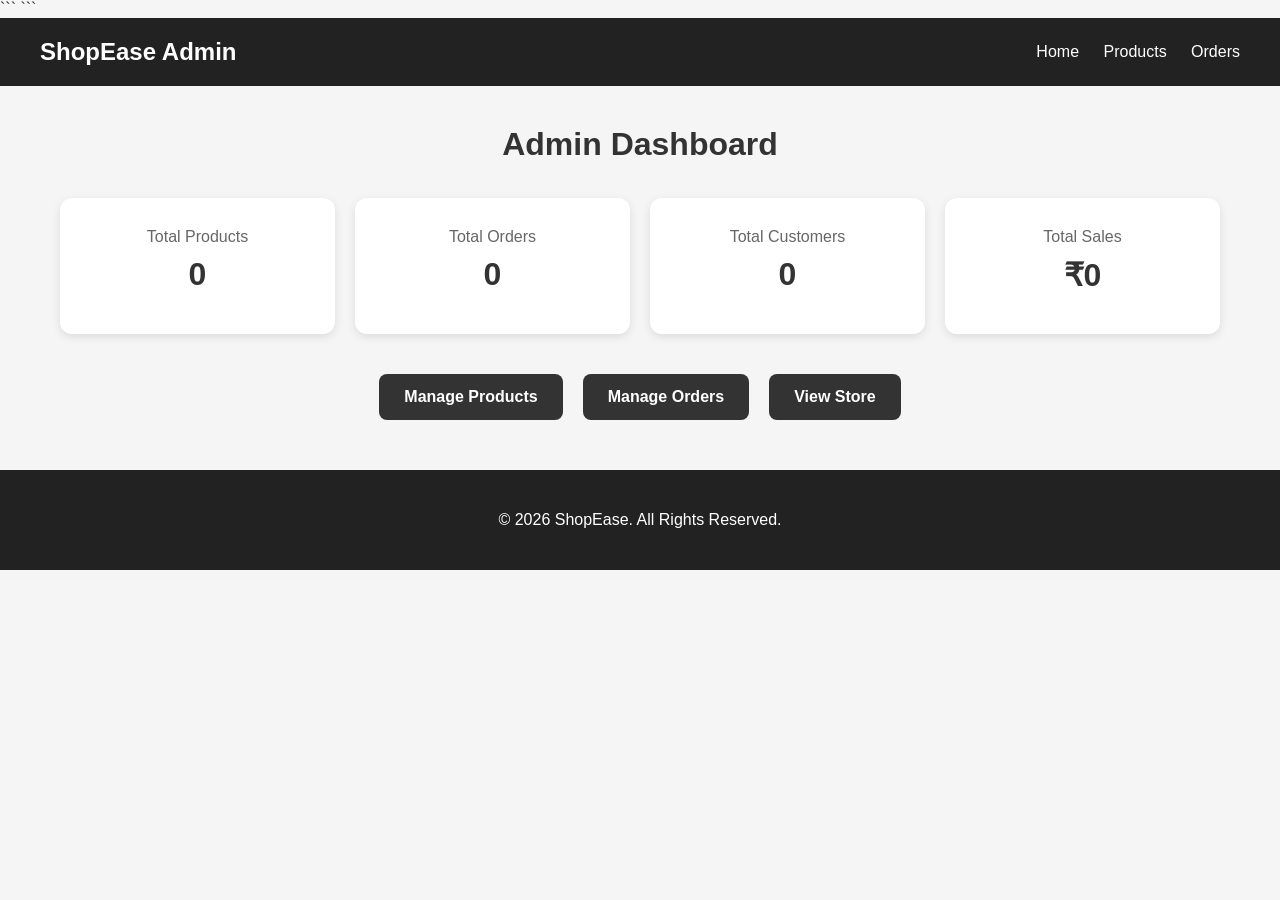
<file: Frontend/admin-dashboard.html>
<!DOCTYPE html>

<html lang="en">

<head>
    <meta charset="UTF-8">
    <meta name="viewport" content="width=device-width, initial-scale=1.0">

<title>Admin Dashboard - ShopEase</title>

<style>
    * {
        box-sizing: border-box;
    }

    body {
        font-family: Arial, sans-serif;
        margin: 0;
        background: #f5f5f5;
        color: #333;
    }

    .header {
        background: #222;
        color: white;
        padding: 20px 40px;
        display: flex;
        justify-content: space-between;
        align-items: center;
    }

    .header h2 {
        margin: 0;
    }

    .header a {
        color: white;
        text-decoration: none;
        margin-left: 20px;
    }

    .dashboard {
        max-width: 1200px;
        margin: 40px auto;
        padding: 0 20px;
    }

    .dashboard h1 {
        text-align: center;
        margin-bottom: 35px;
    }

    .stats {
        display: grid;
        grid-template-columns: repeat(4, 1fr);
        gap: 20px;
        margin-bottom: 40px;
    }

    .stat-card {
        background: white;
        padding: 30px;
        border-radius: 12px;
        text-align: center;
        box-shadow: 0 3px 10px rgba(0, 0, 0, 0.1);
    }

    .stat-card h2 {
        font-size: 32px;
        margin: 10px 0;
    }

    .stat-card p {
        margin: 0;
        color: #666;
    }

    .admin-actions {
        display: flex;
        justify-content: center;
        gap: 20px;
        flex-wrap: wrap;
    }

    .admin-actions a {
        text-decoration: none;
        padding: 14px 25px;
        border-radius: 8px;
        font-weight: bold;
        color: white;
        background: #333;
        transition: 0.3s;
    }

    .admin-actions a:hover {
        background: #555;
        transform: translateY(-2px);
    }

    .footer {
        text-align: center;
        padding: 25px;
        margin-top: 50px;
        background: #222;
        color: white;
    }

    @media (max-width: 900px) {
        .stats {
            grid-template-columns: repeat(2, 1fr);
        }
    }

    @media (max-width: 600px) {
        .header {
            flex-direction: column;
            gap: 15px;
            padding: 20px;
        }

        .stats {
            grid-template-columns: 1fr;
        }

        .dashboard {
            margin-top: 25px;
        }
    }
</style>
```

</head>

<body>

```
<header class="header">

    <h2>ShopEase Admin</h2>

    <nav>
        <a href="index.html">Home</a>
        <a href="admin-products.html">Products</a>
        <a href="admin-orders.html">Orders</a>
    </nav>

</header>


<main class="dashboard">

    <h1>Admin Dashboard</h1>

    <div class="stats">

        <div class="stat-card">
            <p>Total Products</p>
            <h2 id="totalProducts">0</h2>
        </div>

        <div class="stat-card">
            <p>Total Orders</p>
            <h2 id="totalOrders">0</h2>
        </div>

        <div class="stat-card">
            <p>Total Customers</p>
            <h2 id="totalCustomers">0</h2>
        </div>

        <div class="stat-card">
            <p>Total Sales</p>
            <h2 id="totalSales">₹0</h2>
        </div>

    </div>


    <div class="admin-actions">

        <a href="admin-products.html">
            Manage Products
        </a>

        <a href="admin-orders.html">
            Manage Orders
        </a>

        <a href="index.html">
            View Store
        </a>

    </div>

</main>


<footer class="footer">

    <p>© 2026 ShopEase. All Rights Reserved.</p>

</footer>


<script>

    async function loadDashboard() {

        try {

            // Load Products
            const productsResponse =
                await fetch(
    "https://shopease-e-commerce-production.up.railway.app/products"
                );

            if (productsResponse.ok) {

                const products =
                    await productsResponse.json();

                document.getElementById(
                    "totalProducts"
                ).textContent =
                    products.length;
            }


            // Load Orders
            const ordersResponse =
                await fetch(
                    "https://shopease-e-commerce-production.up.railway.app/orders"
                );

            if (ordersResponse.ok) {

                const orders =
                    await ordersResponse.json();

                // Total Orders
                document.getElementById(
                    "totalOrders"
                ).textContent =
                    orders.length;


                // Count Unique Customers
                const customers =
                    new Set(
                        orders
                            .map(
                                order =>
                                    order.customerEmail
                            )
                            .filter(
                                email => email
                            )
                    );

                document.getElementById(
                    "totalCustomers"
                ).textContent =
                    customers.size;


                // Calculate Total Sales
                let totalSales = 0;

                orders.forEach(
                    function(order) {

                        totalSales +=
                            Number(
                                order.totalAmount
                            ) || 0;

                    }
                );


                document.getElementById(
                    "totalSales"
                ).textContent =
                    "₹" +
                    totalSales.toLocaleString(
                        "en-IN"
                    );
            }

        } catch (error) {

            console.error(
                "Dashboard Error:",
                error
            );

        }

    }


    loadDashboard();

</script>

</body>

</html>
</file>
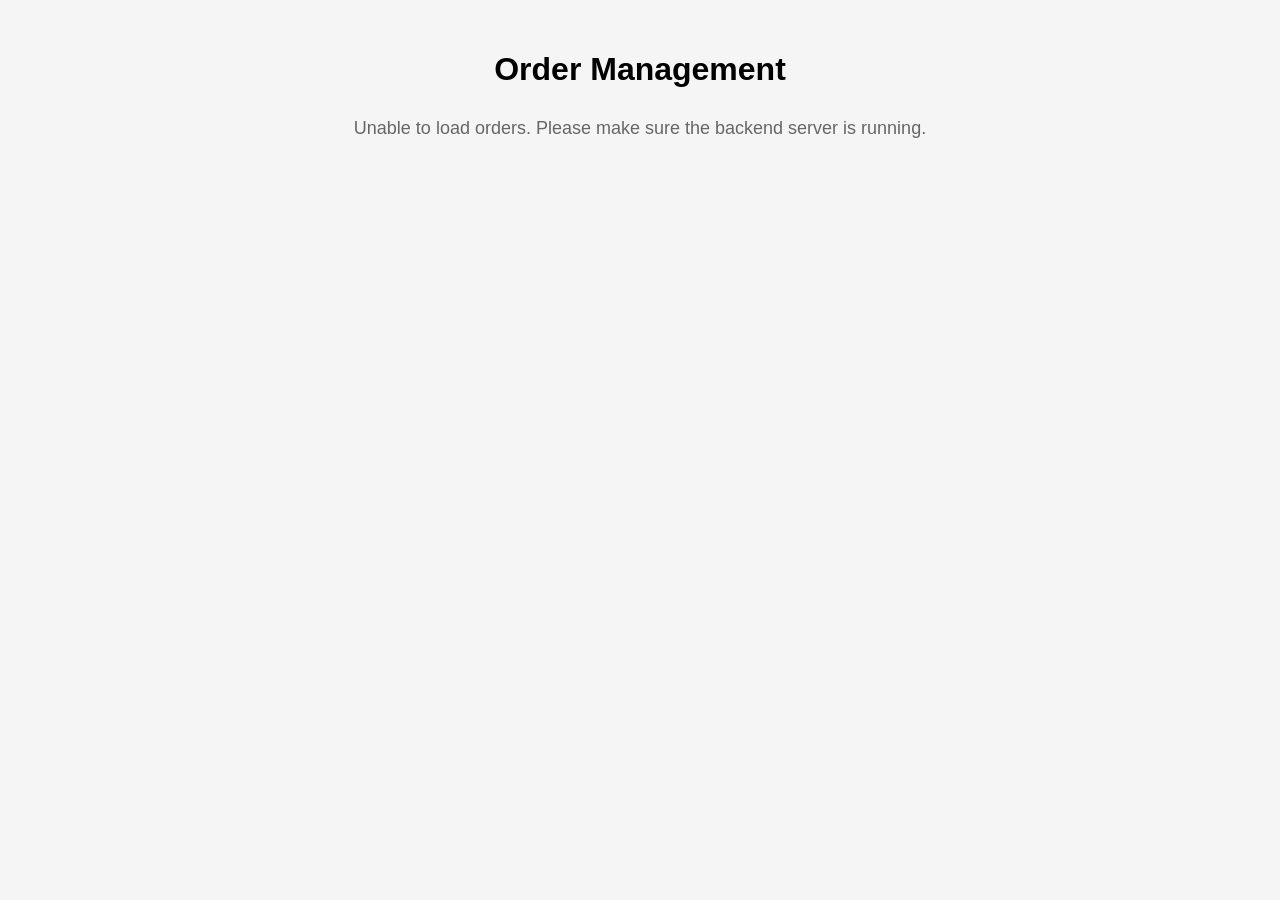
<file: Frontend/admin-orders.html>
<!DOCTYPE html>
<html lang="en">

<head>

    <meta charset="UTF-8">

    <meta name="viewport" content="width=device-width, initial-scale=1.0">

    <title>Admin - Orders</title>

    <style>
        body {
            font-family: Arial, sans-serif;
            background-color: #f5f5f5;
            margin: 0;
            padding: 30px;
        }

        h1 {
            text-align: center;
            margin-bottom: 30px;
        }

        .orders-container {
            max-width: 1200px;
            margin: auto;
        }

        .order-card {
            background-color: white;
            padding: 20px;
            margin-bottom: 20px;
            border-radius: 10px;
            box-shadow: 0 2px 8px rgba(0, 0, 0, 0.1);
        }

        .order-card h2 {
            margin-top: 0;
        }

        .order-details {
            line-height: 1.8;
        }

        .status {
            font-weight: bold;
        }

        .no-orders {
            text-align: center;
            font-size: 18px;
            color: #666;
        }

    /* Admin Order Buttons */

.order-card button {
    border: none;
    padding: 10px 18px;
    margin: 5px;
    border-radius: 6px;
    font-size: 14px;
    font-weight: bold;
    cursor: pointer;
    transition: 0.3s ease;
}

/* Update Status Button */

.order-card button[onclick^="updateOrderStatus"] {
    background-color: #2e7d32;
    color: white;
}

.order-card button[onclick^="updateOrderStatus"]:hover {
    background-color: #1b5e20;
    transform: translateY(-2px);
}

/* Delete Order Button */

.order-card button[onclick^="deleteOrder"] {
    background-color: #c62828;
    color: white;
}

.order-card button[onclick^="deleteOrder"]:hover {
    background-color: #8e0000;
    transform: translateY(-2px);
}

/* Status Dropdown */

.order-card select {
    padding: 9px 12px;
    margin: 5px 8px 5px 5px;
    border: 1px solid #ccc;
    border-radius: 6px;
    background-color: white;
    font-size: 14px;
    cursor: pointer;
}

.order-card select:focus {
    outline: none;
    border-color: #2e7d32;
}

    </style>

</head>

<body>

    <h1>Order Management</h1>

    <div class="orders-container" id="ordersContainer">

        <p class="no-orders">Loading orders...</p>

    </div>

    <script>

        async function loadOrders() {

            const ordersContainer =
                document.getElementById("ordersContainer");

            try {

             const token = localStorage.getItem("token");

      const response =
    await fetch("https://shopease-e-commerce-production.up.railway.app/orders", {
        headers: {
            "Authorization": "Bearer " + token
        }
    });  

                if (!response.ok) {
                    throw new Error("Failed to load orders");
                }

                const orders = await response.json();

                ordersContainer.innerHTML = "";

                if (orders.length === 0) {

                    ordersContainer.innerHTML =
                        '<p class="no-orders">No orders found.</p>';

                    return;
                }

                orders.forEach(function (order) {

                    const orderCard =
                        document.createElement("div");

                    orderCard.className = "order-card";

                    orderCard.innerHTML = `
                        <h2>Order #${order.id}</h2>

                        <div class="order-details">

                            <p>
                                <strong>Customer Name:</strong>
                                ${order.customerName || "N/A"}
                            </p>

                            <p>
                                <strong>Email:</strong>
                                ${order.customerEmail || "N/A"}
                            </p>

                            <p>
                                <strong>Phone:</strong>
                                ${order.phone || "N/A"}
                            </p>

                            <p>
                                <strong>Address:</strong>
                                ${order.address || "N/A"}
                            </p>

                            <p>
                                <strong>City:</strong>
                                ${order.city || "N/A"}
                            </p>

                            <p>
                                <strong>Pincode:</strong>
                                ${order.pincode || "N/A"}
                            </p>

                            <p>
                                <strong>Payment:</strong>
                                ${order.payment || "N/A"}
                            </p>

                            <p>
                                <strong>Order Date:</strong>
                                ${order.orderDate || "N/A"}
                            </p>

                            <p>
                                <strong>Total Amount:</strong>
                                ₹${order.totalAmount || 0}
                            </p>

                            <p>
    <strong>Status:</strong>

    <select id="status-${order.id}">
        <option value="PLACED" ${order.status === "PLACED" ? "selected" : ""}>
            PLACED
        </option>

        <option value="CONFIRMED" ${order.status === "CONFIRMED" ? "selected" : ""}>
            CONFIRMED
        </option>

        <option value="SHIPPED" ${order.status === "SHIPPED" ? "selected" : ""}>
            SHIPPED
        </option>

        <option value="DELIVERED" ${order.status === "DELIVERED" ? "selected" : ""}>
            DELIVERED
        </option>
    </select>

    <button onclick="updateOrderStatus(${order.id})">
        Update Status
    </button>

    <button onclick="deleteOrder(${order.id})">
    Delete Order
</button>

</p>

                        </div>
                    `;

                    ordersContainer.appendChild(orderCard);

                });

            } catch (error) {

                console.error("Order Loading Error:", error);

                ordersContainer.innerHTML =
                    '<p class="no-orders">Unable to load orders. Please make sure the backend server is running.</p>';
            }
        }

     async function updateOrderStatus(orderId) {

    const status =
        document.getElementById("status-" + orderId).value;

    try {

        const response = await fetch(
            "https://shopease-e-commerce-production.up.railway.app/orders/" + orderId,
            {
                method: "PUT",
                headers: {
                    "Content-Type": "application/json"
                },
                body: JSON.stringify({
                    status: status
                })
            }
        );

        if (!response.ok) {
            throw new Error("Failed to update order status");
        }

        alert("Order status updated successfully!");

        loadOrders();

    } catch (error) {

        console.error("Status Update Error:", error);

        alert("Unable to update order status.");
    }
}

async function deleteOrder(orderId) {

    const confirmDelete =
        confirm("Are you sure you want to delete Order #" + orderId + "?");

    if (!confirmDelete) {
        return;
    }

    try {

        const token = localStorage.getItem("token");

const response = await fetch(
    `https://shopease-e-commerce-production.up.railway.app/orders/${orderId}`,
    {
        method: "DELETE",
        headers: {
            "Authorization": "Bearer " + token
        }
    }
);
        if (!response.ok) {
            throw new Error("Failed to delete order");
        }

        alert("Order deleted successfully!");

        loadOrders();

    } catch (error) {

        console.error("Delete Order Error:", error);

        alert("Unable to delete the order.");
    }
}

        loadOrders();

    </script>

</body>

</html>
</file>
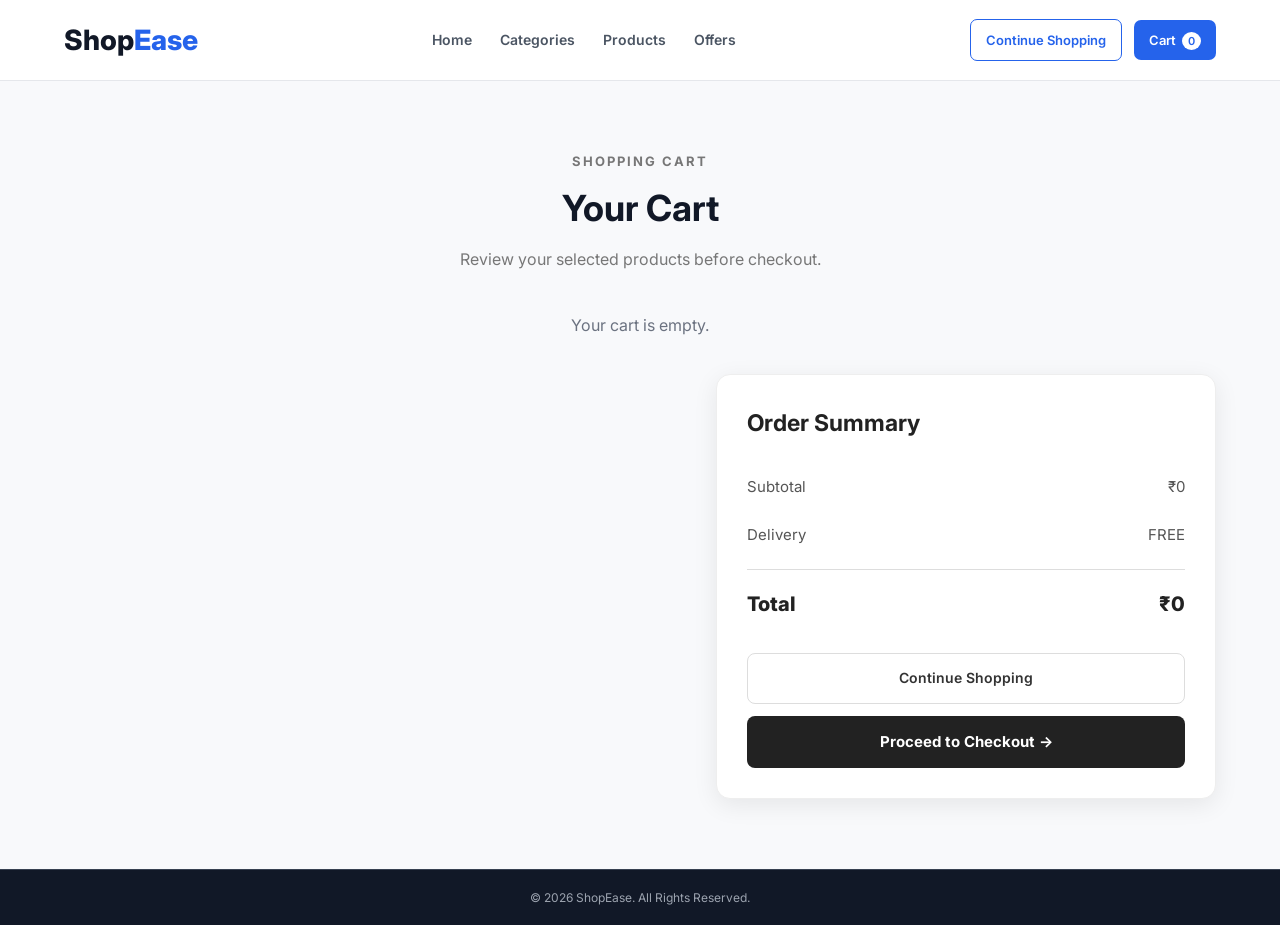
<file: Frontend/cart.html>
<!DOCTYPE html>
<html lang="en">

<head>

    <meta charset="UTF-8">

    <meta name="viewport" content="width=device-width, initial-scale=1.0">

    <meta name="description"
          content="ShopEase Shopping Cart">

    <title>ShopEase | Shopping Cart</title>

    <!-- Google Fonts -->
    <link rel="preconnect" href="https://fonts.googleapis.com">
    <link rel="preconnect" href="https://fonts.gstatic.com" crossorigin>

    <link href="https://fonts.googleapis.com/css2?family=Inter:wght@400;500;600;700;800&display=swap"
          rel="stylesheet">

    <!-- CSS -->
    <link rel="stylesheet" href="style.css">

</head>


<body>

    <!-- Header -->

    <header class="header">

        <div class="container header-container">

            <a href="index.html" class="logo">
                Shop<span>Ease</span>
            </a>


            <nav class="navbar">

                <a href="index.html">Home</a>
                <a href="index.html#categories">Categories</a>
                <a href="index.html#products">Products</a>
                <a href="index.html#offers">Offers</a>

            </nav>


            <div class="header-actions">

                <a href="index.html" class="login-btn">
                    Continue Shopping
                </a>

                <a href="cart.html" class="cart-btn">
                    Cart
                    <span class="cart-count">0</span>
                </a>

            </div>

        </div>

    </header>


    <!-- Cart Section -->

    <section class="cart-section">

        <div class="container">

            <div class="section-heading">

                <span>SHOPPING CART</span>

                <h2>Your Cart</h2>

                <p>Review your selected products before checkout.</p>

            </div>


            <!-- Cart Products -->

            <div id="cartItems" class="cart-items">

                <!-- Products will be added here using JavaScript -->

            </div>


            <!-- Cart Summary -->

          <div id="cartSummary" class="cart-summary">

    <h3>Order Summary</h3>

    <div class="summary-row">

        <span>Subtotal</span>
        <span id="cartTotal">₹0</span>

    </div>

    <div class="summary-row">

        <span>Delivery</span>
        <span>FREE</span>

    </div>

    <div class="summary-total">

        <span>Total</span>
        <span id="finalTotal">₹0</span>

    </div>

    <a href="index.html#products" class="continue-shopping">
        Continue Shopping
    </a>

   <a href="checkout.html" class="checkout-btn">
    Proceed to Checkout →
</a>

</div>

        </div>

    </section>


    <!-- Footer -->

    <footer class="footer">

        <div class="footer-bottom">

            <div class="container">

                <p>
                    © 2026 ShopEase. All Rights Reserved.
                </p>

            </div>

        </div>

    </footer>


    <!-- JavaScript -->

    <script src="script.js"></script>

</body>

</html>
</file>
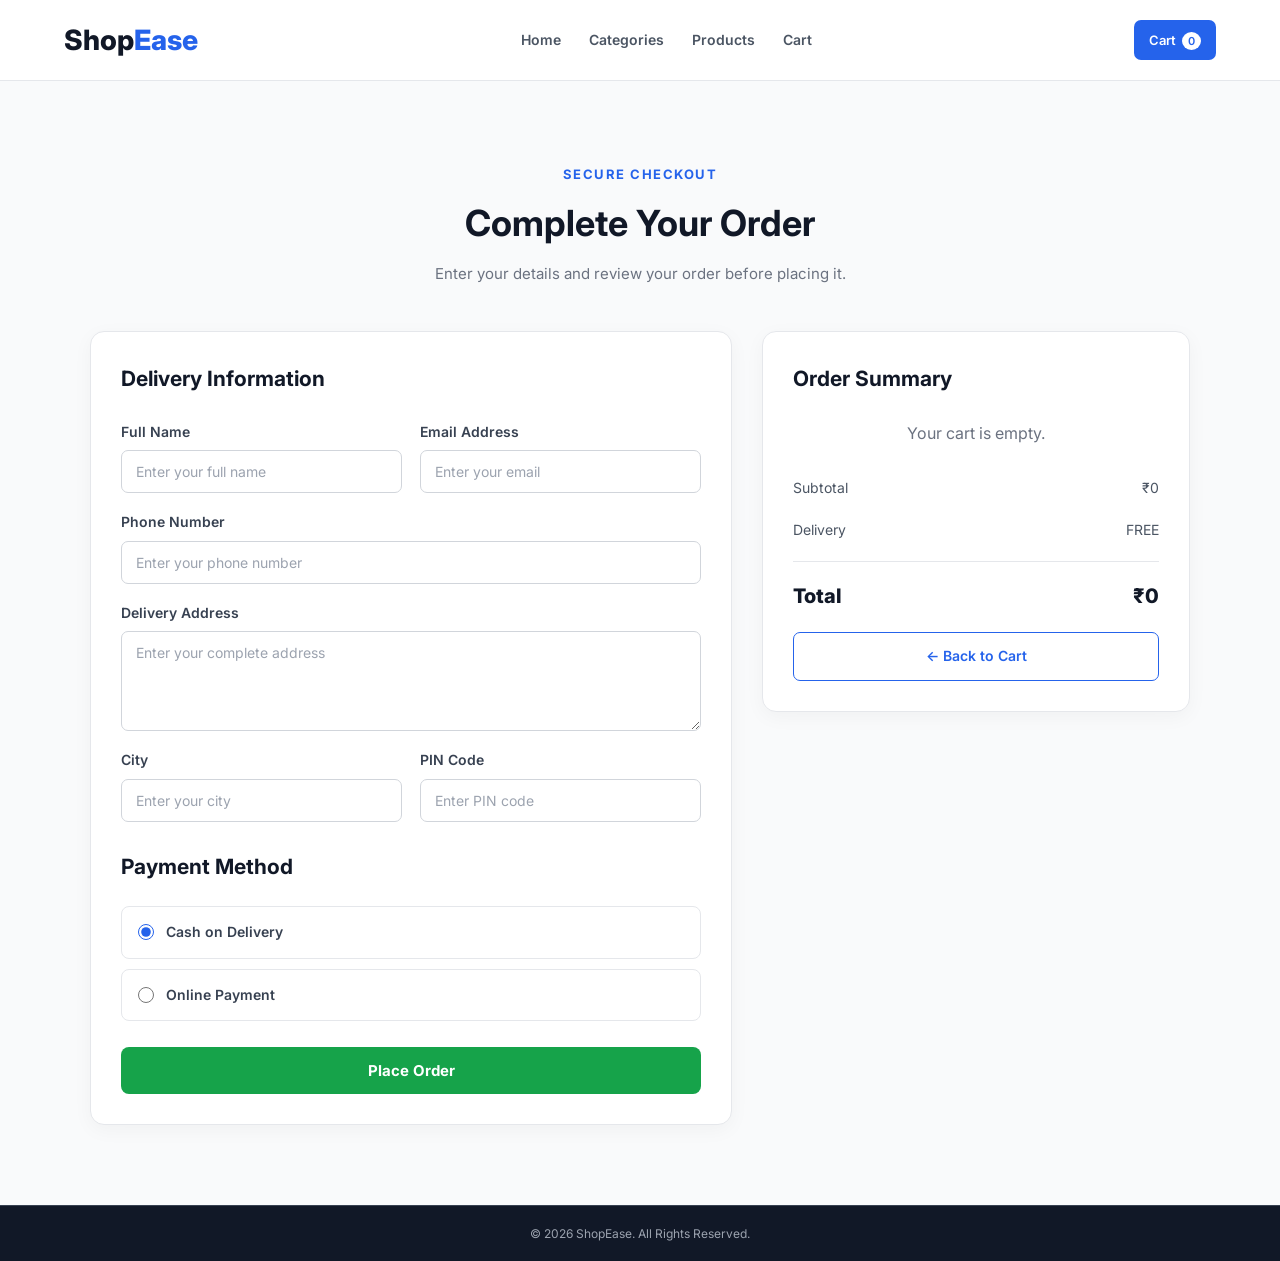
<file: Frontend/checkout.html>
<!DOCTYPE html>
<html lang="en">

<head>

    <meta charset="UTF-8">

    <meta name="viewport" content="width=device-width, initial-scale=1.0">

    <meta name="description"
          content="ShopEase secure checkout page">

    <title>ShopEase | Checkout</title>

    <!-- Google Fonts -->
    <link rel="preconnect" href="https://fonts.googleapis.com">
    <link rel="preconnect" href="https://fonts.gstatic.com" crossorigin>

    <link href="https://fonts.googleapis.com/css2?family=Inter:wght@400;500;600;700;800&display=swap"
          rel="stylesheet">

    <!-- CSS -->
    <link rel="stylesheet" href="style.css">

</head>


<body>

    <!-- Header -->

    <header class="header">

        <div class="container header-container">

            <a href="index.html" class="logo">
                Shop<span>Ease</span>
            </a>

            <nav class="navbar">

                <a href="index.html">Home</a>
                <a href="index.html#categories">Categories</a>
                <a href="index.html#products">Products</a>
                <a href="cart.html">Cart</a>

            </nav>

            <div class="header-actions">

                <a href="cart.html" class="cart-btn">
                    Cart
                    <span class="cart-count">0</span>
                </a>

            </div>

        </div>

    </header>


    <!-- Checkout Section -->

    <section class="checkout-section">

        <div class="container">

            <div class="section-heading">

                <span>SECURE CHECKOUT</span>

                <h2>Complete Your Order</h2>

                <p>
                    Enter your details and review your order before placing it.
                </p>

            </div>


            <div class="checkout-layout">


                <!-- Customer Details -->

                <div class="checkout-form-container">

                    <h3>Delivery Information</h3>

                    <form id="checkoutForm">

                        <div class="form-row">

                            <div class="form-group">

                                <label for="fullName">
                                    Full Name
                                </label>

                                <input
                                    type="text"
                                    id="fullName"
                                    placeholder="Enter your full name"
                                    required>

                            </div>


                            <div class="form-group">

                                <label for="email">
                                    Email Address
                                </label>

                                <input
                                    type="email"
                                    id="email"
                                    placeholder="Enter your email"
                                    required>

                            </div>

                        </div>


                        <div class="form-group">

                            <label for="phone">
                                Phone Number
                            </label>

                            <input
                                type="tel"
                                id="phone"
                                placeholder="Enter your phone number"
                                required>

                        </div>


                        <div class="form-group">

                            <label for="address">
                                Delivery Address
                            </label>

                            <textarea
                                id="address"
                                rows="4"
                                placeholder="Enter your complete address"
                                required></textarea>

                        </div>


                        <div class="form-row">

                            <div class="form-group">

                                <label for="city">
                                    City
                                </label>

                                <input
                                    type="text"
                                    id="city"
                                    placeholder="Enter your city"
                                    required>

                            </div>


                            <div class="form-group">

                                <label for="pincode">
                                    PIN Code
                                </label>

                                <input
                                    type="text"
                                    id="pincode"
                                    placeholder="Enter PIN code"
                                    required>

                            </div>

                        </div>


                        <h3 class="payment-heading">
                            Payment Method
                        </h3>


                        <div class="payment-options">

                            <label class="payment-option">

                                <input
                                    type="radio"
                                    name="payment"
                                    value="cod"
                                    checked>

                                <span>
                                    Cash on Delivery
                                </span>

                            </label>


                            <label class="payment-option">

                                <input
                                    type="radio"
                                    name="payment"
                                    value="online">

                                <span>
                                    Online Payment
                                </span>

                            </label>

                        </div>


                        <button
                            type="submit"
                            class="place-order-btn">

                            Place Order

                        </button>

                    </form>

                </div>


                <!-- Order Summary -->

                <div class="checkout-summary">

                    <h3>Order Summary</h3>

                    <div id="checkoutItems">

                        <!-- Cart products will appear here -->

                    </div>


                    <div class="checkout-summary-row">

                        <span>Subtotal</span>

                        <span id="checkoutSubtotal">
                            ₹0
                        </span>

                    </div>


                    <div class="checkout-summary-row">

                        <span>Delivery</span>

                        <span>
                            FREE
                        </span>

                    </div>


                    <div class="checkout-total">

                        <span>Total</span>

                        <span id="checkoutTotal">
                            ₹0
                        </span>

                    </div>


                    <a
                        href="cart.html"
                        class="back-cart-btn">

                        ← Back to Cart

                    </a>

                </div>

            </div>

        </div>

    </section>


    <!-- Footer -->

    <footer class="footer">

        <div class="footer-bottom">

            <div class="container">

                <p>
                    © 2026 ShopEase. All Rights Reserved.
                </p>

            </div>

        </div>

    </footer>


    <!-- JavaScript -->

    <script src="script.js"></script>

</body>

</html>
</file>
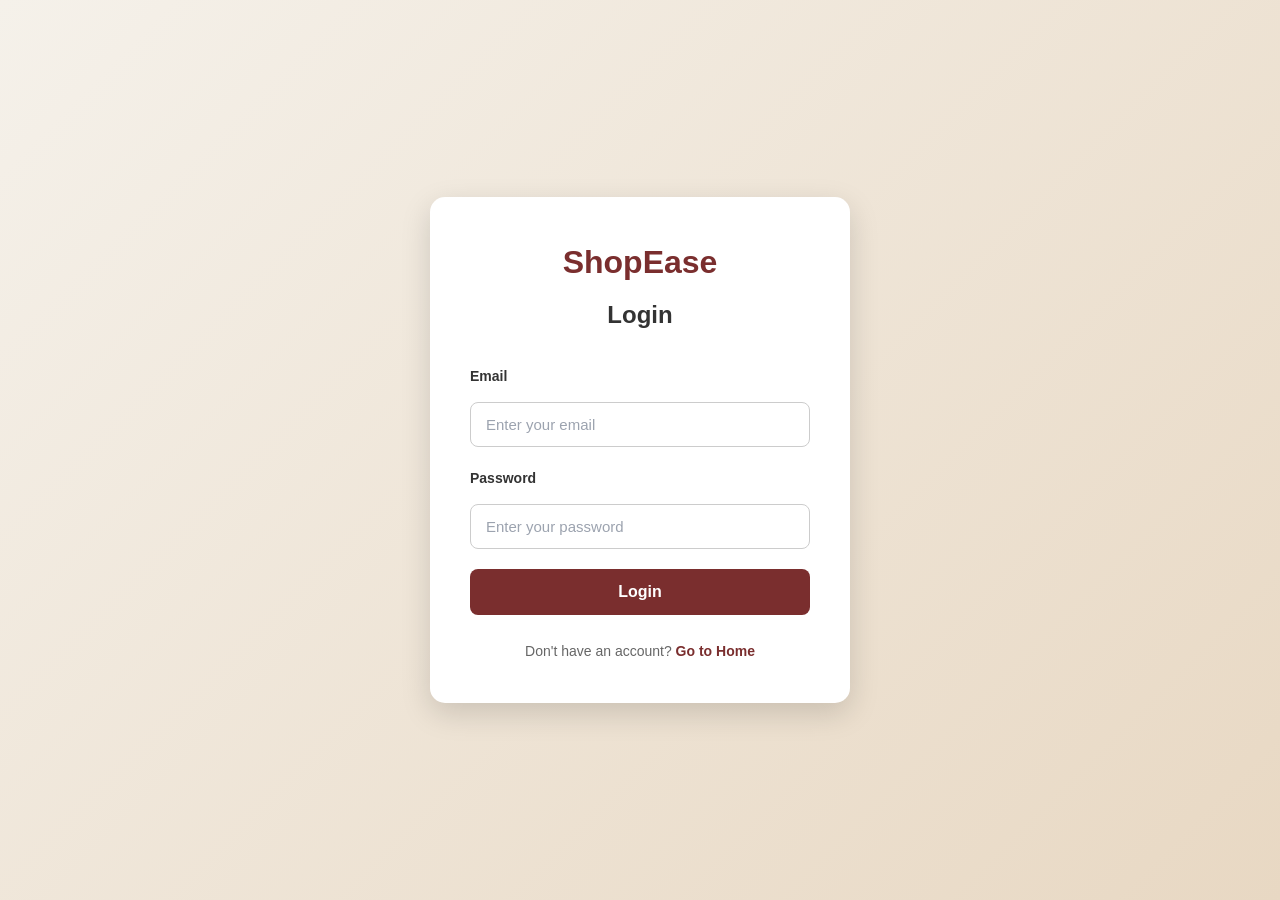
<file: Frontend/login.html>
<!DOCTYPE html>
<html lang="en">

<head>
    <meta charset="UTF-8">
    <meta name="viewport" content="width=device-width, initial-scale=1.0">

    <title>Login - ShopEase</title>

    <link rel="stylesheet" href="style.css">

    <style>
        * {
            margin: 0;
            padding: 0;
            box-sizing: border-box;
        }

        body {
            font-family: Arial, sans-serif;
            background: linear-gradient(135deg, #f5f1ea, #e8d8c3);
            min-height: 100vh;
            display: flex;
            align-items: center;
            justify-content: center;
        }

        .login-container {
            width: 100%;
            padding: 20px;
        }

        .login-box {
            width: 100%;
            max-width: 420px;
            margin: auto;
            background: #ffffff;
            padding: 40px;
            border-radius: 15px;
            box-shadow: 0 10px 30px rgba(0, 0, 0, 0.15);
        }

        .login-box h1 {
            text-align: center;
            color: #7a2e2e;
            font-size: 32px;
            margin-bottom: 8px;
        }

        .login-box h2 {
            text-align: center;
            color: #333;
            font-size: 24px;
            margin-bottom: 30px;
        }

        .form-group {
            margin-bottom: 20px;
        }

        .form-group label {
            display: block;
            margin-bottom: 8px;
            color: #333;
            font-weight: 600;
        }

        .form-group input {
            width: 100%;
            padding: 13px 15px;
            border: 1px solid #ccc;
            border-radius: 8px;
            font-size: 15px;
            outline: none;
            transition: 0.3s;
        }

        .form-group input:focus {
            border-color: #7a2e2e;
            box-shadow: 0 0 5px rgba(122, 46, 46, 0.2);
        }

        .login-box button {
            width: 100%;
            padding: 14px;
            border: none;
            border-radius: 8px;
            background: #7a2e2e;
            color: white;
            font-size: 16px;
            font-weight: bold;
            cursor: pointer;
            transition: 0.3s;
        }

        .login-box button:hover {
            background: #5f2222;
        }

        #loginMessage {
            text-align: center;
            margin-top: 15px;
            font-weight: 600;
        }

        .login-box > p:last-child {
            text-align: center;
            margin-top: 25px;
            color: #666;
            font-size: 14px;
        }

        .login-box a {
            color: #7a2e2e;
            text-decoration: none;
            font-weight: bold;
        }

        .login-box a:hover {
            text-decoration: underline;
        }

        @media (max-width: 480px) {
            .login-box {
                padding: 30px 20px;
            }

            .login-box h1 {
                font-size: 28px;
            }

            .login-box h2 {
                font-size: 21px;
            }
        }
    </style>
</head>

<body>

    <div class="login-container">

        <div class="login-box">

            <h1>ShopEase</h1>

            <h2>Login</h2>

            <form id="loginForm">

                <div class="form-group">
                    <label for="email">Email</label>

                    <input
                        type="email"
                        id="email"
                        placeholder="Enter your email"
                        required>
                </div>

                <div class="form-group">
                    <label for="password">Password</label>

                    <input
                        type="password"
                        id="password"
                        placeholder="Enter your password"
                        required>
                </div>

                <button type="submit">Login</button>

            </form>

            <p id="loginMessage"></p>

            <p>
                Don't have an account?
                <a href="index.html">Go to Home</a>
            </p>

        </div>

    </div>

    <script src="script.js"></script>

</body>

</html>
</file>
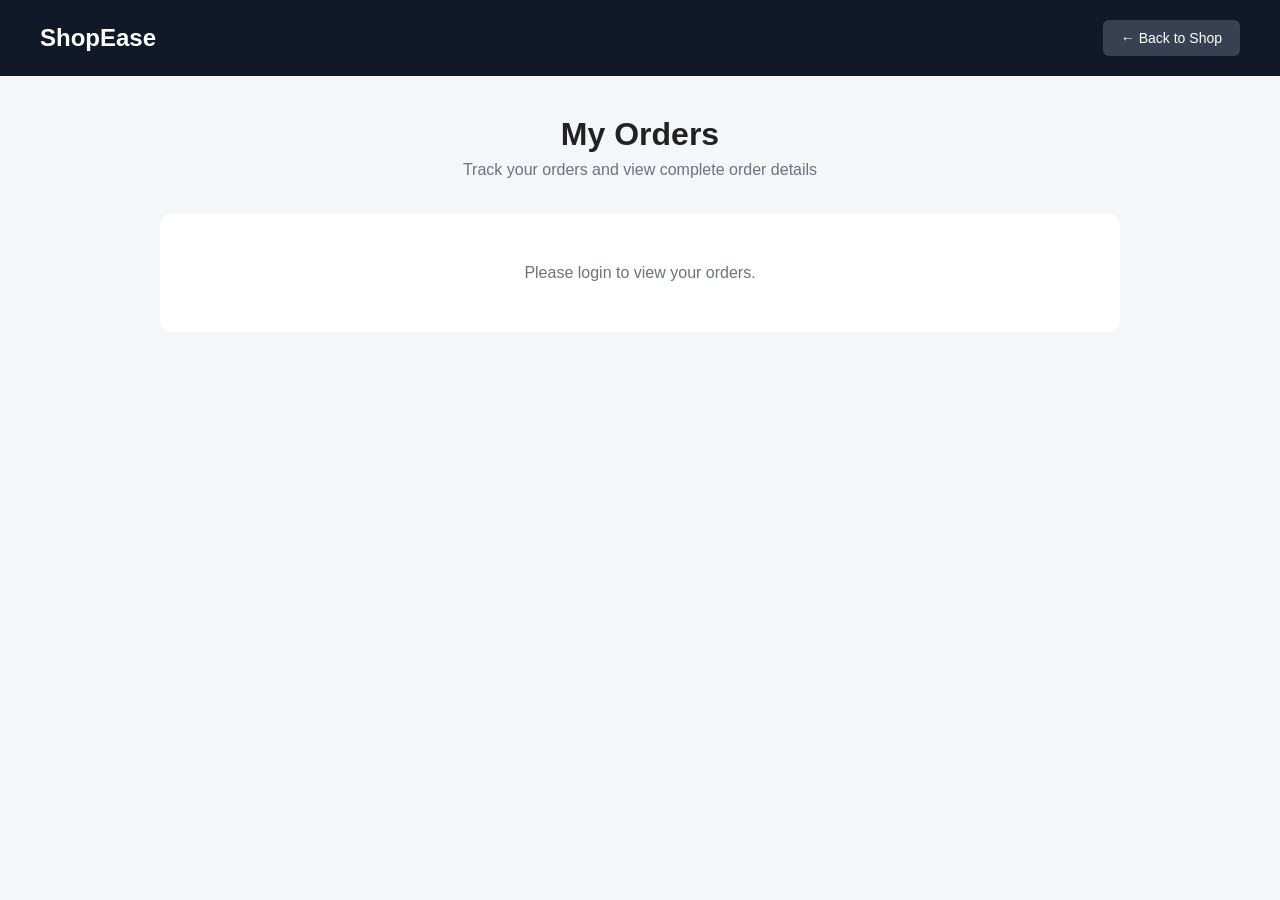
<file: Frontend/my-orders.html>
<!DOCTYPE html>
<html lang="en">

<head>

    <meta charset="UTF-8">
    <meta name="viewport" content="width=device-width, initial-scale=1.0">

    <title>My Orders - ShopEase</title>

    <style>

        * {
            box-sizing: border-box;
        }

        body {
            margin: 0;
            font-family: Arial, sans-serif;
            background: #f4f6f8;
            color: #222;
        }

        /* Header */

        .header {
            background: #111827;
            color: white;
            padding: 20px 40px;

            display: flex;
            justify-content: space-between;
            align-items: center;
        }

        .logo {
            font-size: 24px;
            font-weight: bold;
        }

        .back-btn {
            color: white;
            text-decoration: none;
            background: #374151;

            padding: 10px 18px;
            border-radius: 6px;

            font-size: 14px;
        }

        .back-btn:hover {
            background: #4b5563;
        }

        /* Main */

        .container {
            max-width: 1000px;
            margin: 40px auto;
            padding: 0 20px;
        }

        .page-title {
            text-align: center;
            margin-bottom: 35px;
        }

        .page-title h1 {
            margin-bottom: 8px;
            font-size: 32px;
        }

        .page-title p {
            color: #6b7280;
            margin: 0;
        }

        /* Order Card */

        .order-card {
            background: white;
            border-radius: 12px;

            margin-bottom: 25px;

            overflow: hidden;

            box-shadow: 0 4px 15px rgba(0, 0, 0, 0.08);
        }

        .order-header {
            background: #f9fafb;

            padding: 18px 22px;

            border-bottom: 1px solid #e5e7eb;

            display: flex;
            justify-content: space-between;
            align-items: center;

            flex-wrap: wrap;
            gap: 10px;
        }

        .order-number {
            font-size: 19px;
            font-weight: bold;
        }

        .status {
            padding: 7px 14px;

            border-radius: 20px;

            font-size: 13px;
            font-weight: bold;

            background: #dcfce7;
            color: #166534;
        }

        /* Order Information */

        .order-info {
            display: grid;

            grid-template-columns: repeat(3, 1fr);

            gap: 20px;

            padding: 22px;

            border-bottom: 1px solid #e5e7eb;
        }

        .info-box {
            background: #f9fafb;

            padding: 15px;

            border-radius: 8px;
        }

        .info-label {
            display: block;

            color: #6b7280;

            font-size: 13px;

            margin-bottom: 6px;
        }

        .info-value {
            font-weight: bold;

            font-size: 16px;
        }

        .amount {
            font-size: 18px;
        }

        /* Tracking */

        .tracking-section {
            padding: 25px 22px;

            border-bottom: 1px solid #e5e7eb;
        }

        .tracking-title {
            margin-top: 0;
            margin-bottom: 25px;

            font-size: 19px;
        }

        .tracking {
            display: flex;

            justify-content: space-between;

            position: relative;

            margin: 0 20px;
        }

        .tracking-line {
            position: absolute;

            top: 16px;
            left: 8%;
            right: 8%;

            height: 3px;

            background: #e5e7eb;

            z-index: 0;
        }

        .tracking-step {
            position: relative;

            z-index: 1;

            text-align: center;

            width: 25%;
        }

        .step-circle {
            width: 32px;
            height: 32px;

            margin: 0 auto 10px;

            border-radius: 50%;

            background: #e5e7eb;

            display: flex;
            justify-content: center;
            align-items: center;

            font-size: 14px;
            font-weight: bold;

            color: #6b7280;
        }

        .step-label {
            font-size: 13px;

            color: #6b7280;

            font-weight: bold;
        }

        /* Completed Steps */

        .tracking-step.completed .step-circle {
            background: #111827;
            color: white;
        }

        .tracking-step.completed .step-label {
            color: #111827;
        }

        /* Products */

        .products-section {
            padding: 22px;
        }

        .products-title {
            margin-top: 0;
            margin-bottom: 15px;

            font-size: 19px;
        }

        .product-item {
            display: flex;

            justify-content: space-between;
            align-items: center;

            background: #f9fafb;

            border: 1px solid #e5e7eb;

            padding: 15px;

            margin-bottom: 10px;

            border-radius: 8px;
        }

        .product-name {
            font-weight: bold;

            margin-bottom: 6px;
        }

        .product-details {
            color: #6b7280;

            font-size: 14px;
        }

        .product-price {
            font-weight: bold;

            font-size: 16px;
        }

        /* Details Button */

        .details-btn {
            margin-top: 15px;

            padding: 10px 18px;

            border: none;

            border-radius: 6px;

            background: #111827;

            color: white;

            cursor: pointer;

            font-size: 14px;
        }

        .details-btn:hover {
            background: #374151;
        }

        /* Details */

        .order-details {
            display: none;

            margin-top: 20px;

            padding: 20px;

            background: #f9fafb;

            border-radius: 8px;

            border: 1px solid #e5e7eb;
        }

        .order-details h3 {
            margin-top: 0;

            margin-bottom: 15px;
        }

        .detail-row {
            display: flex;

            justify-content: space-between;

            padding: 8px 0;

            border-bottom: 1px solid #e5e7eb;
        }

        .detail-row:last-child {
            border-bottom: none;
        }

        .detail-label {
            color: #6b7280;
        }

        .detail-value {
            font-weight: bold;

            text-align: right;

            max-width: 60%;
        }

        /* Message */

        .message {
            text-align: center;

            padding: 50px;

            color: #6b7280;

            background: white;

            border-radius: 12px;
        }

        /* Mobile */

        @media (max-width: 700px) {

            .header {
                padding: 18px 20px;
            }

            .logo {
                font-size: 20px;
            }

            .container {
                margin-top: 25px;
            }

            .page-title h1 {
                font-size: 27px;
            }

            .order-info {
                grid-template-columns: 1fr;
            }

            .product-item {
                flex-direction: column;

                align-items: flex-start;

                gap: 10px;
            }

            .tracking {
                margin: 0;
            }

            .tracking-line {
                left: 12%;
                right: 12%;
            }

            .step-label {
                font-size: 11px;
            }

            .detail-row {
                flex-direction: column;

                gap: 5px;
            }

            .detail-value {
                text-align: left;

                max-width: 100%;
            }

        }

    </style>

</head>


<body>


    <!-- Header -->

    <header class="header">

        <div class="logo">
            ShopEase
        </div>

        <a href="index.html" class="back-btn">
            ← Back to Shop
        </a>

    </header>


    <!-- Main -->

    <main class="container">


        <div class="page-title">

            <h1>My Orders</h1>

            <p>
                Track your orders and view complete order details
            </p>

        </div>


        <div id="ordersContainer">

            <div class="message">
                Loading orders...
            </div>

        </div>


    </main>


    <script>


        async function loadMyOrders() {

            const ordersContainer =
                document.getElementById("ordersContainer");


            const token =
                localStorage.getItem("token");


            if (!token) {

                ordersContainer.innerHTML =
                    '<div class="message">Please login to view your orders.</div>';

                return;
            }


            try {

                const response = await fetch(
                    "https://shopease-e-commerce-production.up.railway.app/orders/my-orders",
                    {
                        headers: {
                            "Authorization": "Bearer " + token
                        }
                    }
                );


                if (!response.ok) {

                    throw new Error(
                        "Failed to load orders"
                    );

                }


                const orders =
                    await response.json();


                if (orders.length === 0) {

                    ordersContainer.innerHTML =
                        '<div class="message">No orders found.</div>';

                    return;
                }


                ordersContainer.innerHTML = "";


                orders.forEach(function (order) {


                    const orderCard =
                        document.createElement("div");


                    orderCard.className =
                        "order-card";


                    /* Status */

                    const status =
                        (order.status || "PLACED")
                            .toUpperCase();


                    let statusStep = 1;


                    if (status === "PROCESSING") {

                        statusStep = 2;

                    } else if (status === "SHIPPED") {

                        statusStep = 3;

                    } else if (status === "DELIVERED") {

                        statusStep = 4;

                    }


                    /* Products */

                    let productsHTML = "";


                    if (
                        order.orderItems &&
                        order.orderItems.length > 0
                    ) {


                        order.orderItems.forEach(
                            function (item) {


                                const productName =
                                    item.product
                                        ? item.product.name
                                        : "Product";


                                productsHTML += `

                                    <div class="product-item">

                                        <div>

                                            <div class="product-name">
                                                ${productName}
                                            </div>

                                            <div class="product-details">

                                                Quantity:
                                                ${item.quantity || 0}

                                            </div>

                                        </div>


                                        <div class="product-price">

                                            ₹${item.price || 0}

                                        </div>

                                    </div>

                                `;

                            }
                        );


                    } else {


                        productsHTML =
                            '<p class="product-details">No product details available.</p>';

                    }


                    /* Tracking Steps */

                    let trackingHTML = "";


                    const steps = [

                        {
                            number: 1,
                            label: "Order Placed"
                        },

                        {
                            number: 2,
                            label: "Processing"
                        },

                        {
                            number: 3,
                            label: "Shipped"
                        },

                        {
                            number: 4,
                            label: "Delivered"
                        }

                    ];


                    steps.forEach(function (step) {


                        const completed =
                            step.number <= statusStep
                                ? "completed"
                                : "";


                        trackingHTML += `

                            <div class="tracking-step ${completed}">

                                <div class="step-circle">

                                    ${step.number}

                                </div>

                                <div class="step-label">

                                    ${step.label}

                                </div>

                            </div>

                        `;

                    });


                    /* Complete Order Card */

                    orderCard.innerHTML = `


                        <div class="order-header">


                            <div class="order-number">

                                Order #${order.id}

                            </div>


                            <div class="status">

                                ${status}

                            </div>


                        </div>


                        <div class="order-info">


                            <div class="info-box">

                                <span class="info-label">
                                    Order Date
                                </span>

                                <span class="info-value">

                                    ${order.orderDate || "N/A"}

                                </span>

                            </div>


                            <div class="info-box">

                                <span class="info-label">
                                    Payment
                                </span>

                                <span class="info-value">

                                    ${order.payment || "N/A"}

                                </span>

                            </div>


                            <div class="info-box">

                                <span class="info-label">
                                    Total Amount
                                </span>

                                <span class="info-value amount">

                                    ₹${order.totalAmount || 0}

                                </span>

                            </div>


                        </div>


                        <!-- Tracking -->

                        <div class="tracking-section">


                            <h3 class="tracking-title">

                                Order Tracking

                            </h3>


                            <div class="tracking">


                                <div class="tracking-line"></div>


                                ${trackingHTML}


                            </div>


                        </div>


                        <!-- Products -->

                        <div class="products-section">


                            <h3 class="products-title">

                                Ordered Products

                            </h3>


                            ${productsHTML}


                            <button
                                class="details-btn"
                                onclick="toggleDetails(this)">

                                View Details

                            </button>


                            <div class="order-details">


                                <h3>
                                    Delivery Details
                                </h3>


                                <div class="detail-row">

                                    <span class="detail-label">
                                        Customer Name
                                    </span>

                                    <span class="detail-value">
                                        ${order.customerName || "N/A"}
                                    </span>

                                </div>


                                <div class="detail-row">

                                    <span class="detail-label">
                                        Email
                                    </span>

                                    <span class="detail-value">
                                        ${order.customerEmail || "N/A"}
                                    </span>

                                </div>


                                <div class="detail-row">

                                    <span class="detail-label">
                                        Phone
                                    </span>

                                    <span class="detail-value">
                                        ${order.phone || "N/A"}
                                    </span>

                                </div>


                                <div class="detail-row">

                                    <span class="detail-label">
                                        Address
                                    </span>

                                    <span class="detail-value">
                                        ${order.address || "N/A"}
                                    </span>

                                </div>


                                <div class="detail-row">

                                    <span class="detail-label">
                                        City
                                    </span>

                                    <span class="detail-value">
                                        ${order.city || "N/A"}
                                    </span>

                                </div>


                                <div class="detail-row">

                                    <span class="detail-label">
                                        Pincode
                                    </span>

                                    <span class="detail-value">
                                        ${order.pincode || "N/A"}
                                    </span>

                                </div>


                                <div class="detail-row">

                                    <span class="detail-label">
                                        Payment
                                    </span>

                                    <span class="detail-value">
                                        ${order.payment || "N/A"}
                                    </span>

                                </div>


                                <div class="detail-row">

                                    <span class="detail-label">
                                        Order Status
                                    </span>

                                    <span class="detail-value">
                                        ${status}
                                    </span>

                                </div>


                            </div>


                        </div>


                    `;


                    ordersContainer.appendChild(
                        orderCard
                    );


                });


            } catch (error) {


                console.error(
                    "My Orders Error:",
                    error
                );


                ordersContainer.innerHTML =
                    '<div class="message">Unable to load orders.</div>';

            }

        }


        function toggleDetails(button) {


            const details =
                button.nextElementSibling;


            if (
                details.style.display === "block"
            ) {


                details.style.display =
                    "none";


                button.textContent =
                    "View Details";


            } else {


                details.style.display =
                    "block";


                button.textContent =
                    "Hide Details";

            }

        }


        loadMyOrders();


    </script>


</body>

</html>
</file>
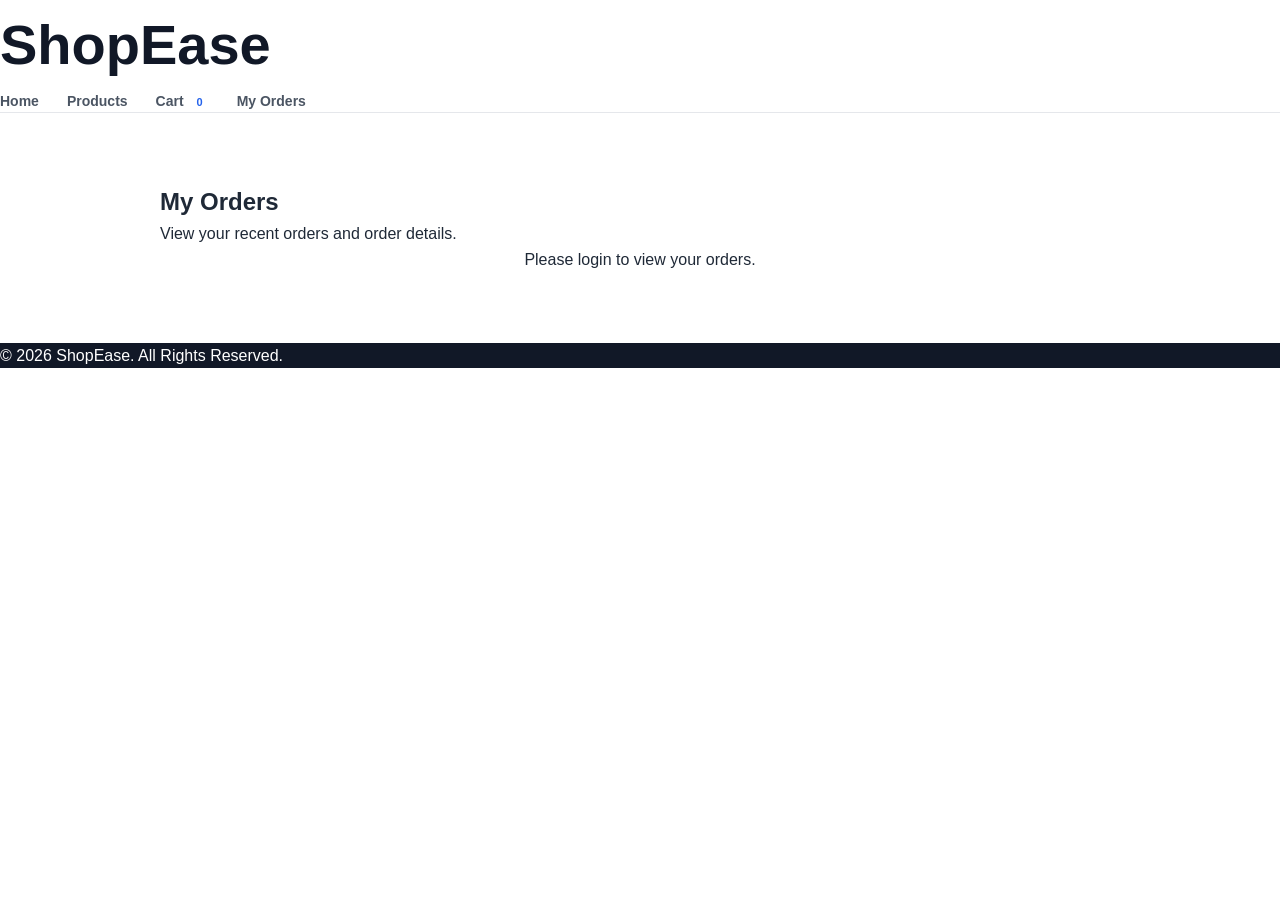
<file: Frontend/orders.html>
<!DOCTYPE html>
<html lang="en">

<head>

    <meta charset="UTF-8">

    <meta name="viewport" content="width=device-width, initial-scale=1.0">

    <title>My Orders - ShopEase</title>

    <meta name="description"
          content="View your ShopEase order history.">

    <link rel="stylesheet" href="style.css">

</head>

<body>

<!-- ==============================
     HEADER
     ============================== -->

<header class="header">

    <div class="logo">
        <h1>ShopEase</h1>
    </div>

    <nav class="navbar">

        <a href="index.html">Home</a>

        <a href="products.html">Products</a>

        <a href="cart.html">
            Cart <span class="cart-count">0</span>
        </a>

        <a href="orders.html">
            My Orders
        </a>

    </nav>

</header>


<!-- ==============================
     MY ORDERS
     ============================== -->

<main class="orders-page">

    <div class="orders-container">

        <h2>My Orders</h2>

        <p class="orders-subtitle">
            View your recent orders and order details.
        </p>


        <div id="orders-list">

            <!-- Orders will be displayed here -->

        </div>


        <!-- Empty Orders Message -->

        <div id="no-orders"
             class="no-orders">

            <h3>
                No Orders Yet
            </h3>

            <p>
                You haven't placed any orders yet.
            </p>

            <a href="products.html"
               class="shop-now-btn">
                Start Shopping
            </a>

        </div>

    </div>

</main>


<!-- ==============================
     FOOTER
     ============================== -->

<footer class="footer">

    <p>
        © 2026 ShopEase. All Rights Reserved.
    </p>

</footer>


<script src="script.js"></script>

</body>

</html>
</file>
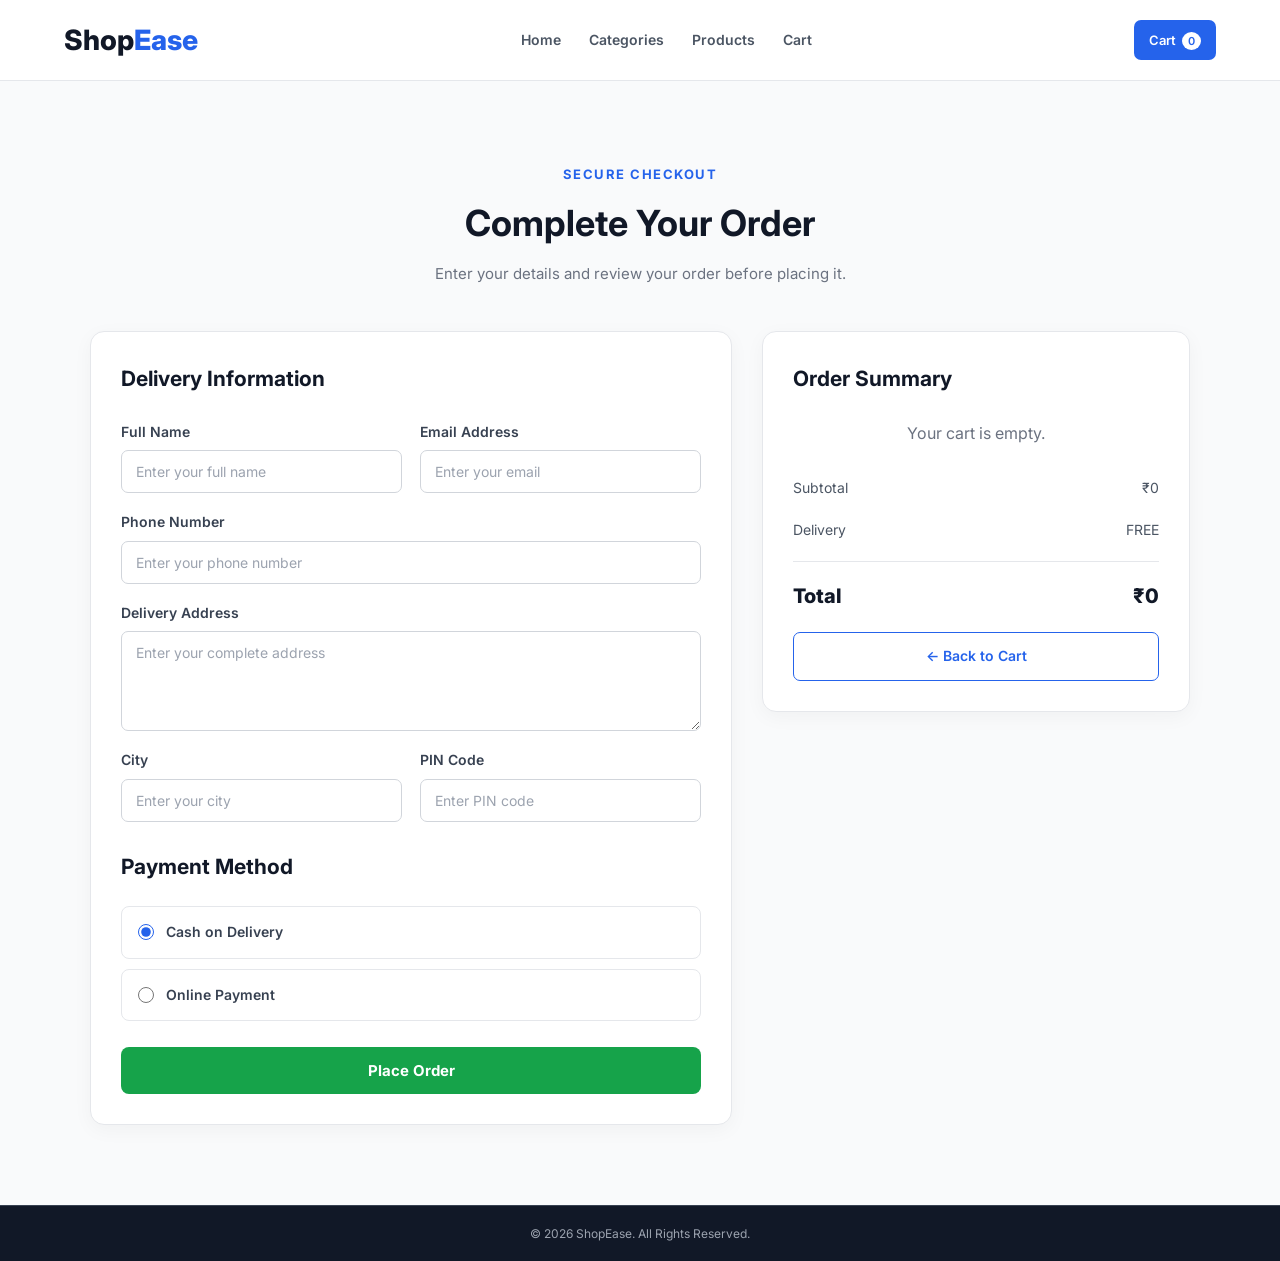
<file: Frontend/payment.html>
<!DOCTYPE html>
<html lang="en">

<head>

    <meta charset="UTF-8">

    <meta name="viewport"
          content="width=device-width, initial-scale=1.0">

    <title>ShopEase | Secure Payment</title>

    <link rel="stylesheet"
          href="style.css">

    <style>

        * {
            box-sizing: border-box;
        }

        body {
            margin: 0;
            font-family: Arial, sans-serif;
            background: #f5f6fa;
            color: #222;
        }

        .payment-container {
            width: 90%;
            max-width: 1100px;
            margin: 40px auto;
        }

        .payment-header {
            text-align: center;
            margin-bottom: 30px;
        }

        .payment-header h1 {
            margin: 0 0 8px;
            font-size: 32px;
        }

        .payment-header p {
            margin: 0;
            color: #777;
        }

        .payment-layout {
            display: grid;
            grid-template-columns: 2fr 1fr;
            gap: 25px;
        }

        .payment-box,
        .summary-box {
            background: #ffffff;
            border-radius: 14px;
            padding: 25px;
            box-shadow: 0 5px 20px rgba(0, 0, 0, 0.08);
        }

        .payment-box h2,
        .summary-box h2 {
            margin-top: 0;
            margin-bottom: 20px;
        }

        /* PAYMENT OPTIONS */

        .payment-option {
            display: flex;
            align-items: center;
            gap: 15px;
            padding: 17px;
            margin-bottom: 12px;
            border: 1px solid #ddd;
            border-radius: 10px;
            cursor: pointer;
            transition: 0.25s;
        }

        .payment-option:hover {
            border-color: #111;
            background: #fafafa;
        }

        .payment-option input {
            width: 18px;
            height: 18px;
            cursor: pointer;
        }

        .payment-icon {
            width: 40px;
            font-size: 26px;
            text-align: center;
        }

        .payment-details {
            flex: 1;
        }

        .payment-details h3 {
            margin: 0 0 5px;
            font-size: 16px;
        }

        .payment-details p {
            margin: 0;
            color: #777;
            font-size: 13px;
        }

        /* PAYMENT FORMS */

        .payment-form {
            display: none;
            margin-top: 20px;
            padding: 20px;
            border: 1px solid #ddd;
            border-radius: 10px;
            background: #fafafa;
        }

        .payment-form.active {
            display: block;
        }

        .payment-form h3 {
            margin-top: 0;
            margin-bottom: 18px;
        }

        .form-group {
            margin-bottom: 15px;
        }

        .form-group label {
            display: block;
            margin-bottom: 7px;
            font-size: 14px;
            font-weight: bold;
        }

        .form-group input,
        .form-group select {
            width: 100%;
            padding: 12px;
            border: 1px solid #ccc;
            border-radius: 7px;
            font-size: 14px;
            outline: none;
        }

        .form-group input:focus,
        .form-group select:focus {
            border-color: #111;
        }

        .card-row {
            display: grid;
            grid-template-columns: 1fr 1fr;
            gap: 15px;
        }

        .form-note {
            margin: 5px 0 0;
            color: #777;
            font-size: 13px;
            line-height: 1.5;
        }

        /* BUTTON */

        .pay-button {
            width: 100%;
            padding: 15px;
            margin-top: 10px;
            border: none;
            border-radius: 8px;
            background: #111;
            color: white;
            font-size: 16px;
            font-weight: bold;
            cursor: pointer;
            transition: 0.25s;
        }

        .pay-button:hover {
            background: #333;
        }

        /* ORDER SUMMARY */

        .order-item {
            display: flex;
            justify-content: space-between;
            gap: 15px;
            padding: 12px 0;
            border-bottom: 1px solid #eee;
            font-size: 14px;
        }

        .order-total {
            display: flex;
            justify-content: space-between;
            margin-top: 20px;
            padding-top: 15px;
            border-top: 2px solid #eee;
            font-size: 20px;
            font-weight: bold;
        }

        /* CUSTOMER DETAILS */

        .customer-info {
            margin-top: 20px;
            padding-top: 15px;
            border-top: 1px solid #eee;
        }

        .customer-info h3 {
            margin-bottom: 15px;
        }

        .customer-info p {
            margin: 9px 0;
            font-size: 14px;
        }

        .secure-text {
            text-align: center;
            margin-top: 18px;
            color: #777;
            font-size: 13px;
        }

        /* MOBILE */

        @media (max-width: 768px) {

            .payment-container {
                width: 94%;
                margin: 25px auto;
            }

            .payment-layout {
                grid-template-columns: 1fr;
            }

            .card-row {
                grid-template-columns: 1fr;
            }

            .payment-header h1 {
                font-size: 27px;
            }

        }

    </style>

</head>


<body>


<div class="payment-container">


    <!-- =========================================
         PAGE HEADER
    ========================================== -->

    <div class="payment-header">

        <h1>Secure Payment</h1>

        <p>
            Choose your preferred payment method
        </p>

    </div>



    <div class="payment-layout">


        <!-- =====================================
             PAYMENT METHODS
        ====================================== -->

        <div class="payment-box">

            <h2>Payment Method</h2>


            <!-- UPI -->

            <label class="payment-option">

                <input
                    type="radio"
                    name="paymentMethod"
                    value="upi">

                <div class="payment-icon">
                    📱
                </div>

                <div class="payment-details">

                    <h3>UPI</h3>

                    <p>
                        Pay using your UPI ID
                    </p>

                </div>

            </label>



            <!-- CARD -->

            <label class="payment-option">

                <input
                    type="radio"
                    name="paymentMethod"
                    value="card">

                <div class="payment-icon">
                    💳
                </div>

                <div class="payment-details">

                    <h3>Credit / Debit Card</h3>

                    <p>
                        Visa, Mastercard and other cards
                    </p>

                </div>

            </label>



            <!-- NET BANKING -->

            <label class="payment-option">

                <input
                    type="radio"
                    name="paymentMethod"
                    value="netbanking">

                <div class="payment-icon">
                    🏦
                </div>

                <div class="payment-details">

                    <h3>Net Banking</h3>

                    <p>
                        Pay directly through your bank
                    </p>

                </div>

            </label>



            <!-- =================================
                 UPI FORM
            ================================== -->

            <div
                id="upiForm"
                class="payment-form">

                <h3>UPI Payment</h3>

                <div class="form-group">

                    <label for="upiId">
                        UPI ID
                    </label>

                    <input
                        type="text"
                        id="upiId"
                        placeholder="example@upi">

                </div>

                <p class="form-note">
                    Demo payment only. Do not enter real
                    payment information.
                </p>

                <button
                    type="button"
                    class="pay-button"
                    id="upiPayButton">

                    Pay Now

                </button>

            </div>



            <!-- =================================
                 CARD FORM
            ================================== -->

            <div
                id="cardForm"
                class="payment-form">

                <h3>Card Payment</h3>


                <div class="form-group">

                    <label for="cardName">
                        Card Holder Name
                    </label>

                    <input
                        type="text"
                        id="cardName"
                        placeholder="Enter card holder name">

                </div>


                <div class="form-group">

                    <label for="cardNumber">
                        Card Number
                    </label>

                    <input
                        type="text"
                        id="cardNumber"
                        maxlength="19"
                        placeholder="XXXX XXXX XXXX XXXX">

                </div>


                <div class="card-row">

                    <div class="form-group">

                        <label for="expiry">
                            Expiry Date
                        </label>

                        <input
                            type="text"
                            id="expiry"
                            placeholder="MM/YY">

                    </div>


                    <div class="form-group">

                        <label for="cvv">
                            CVV
                        </label>

                        <input
                            type="password"
                            id="cvv"
                            maxlength="3"
                            placeholder="XXX">

                    </div>

                </div>


                <p class="form-note">
                    Demo payment only. Do not enter real
                    card information.
                </p>


                <button
                    type="button"
                    class="pay-button"
                    id="cardPayButton">

                    Pay Now

                </button>

            </div>



            <!-- =================================
                 NET BANKING FORM
            ================================== -->

            <div
                id="netbankingForm"
                class="payment-form">

                <h3>Net Banking</h3>


                <div class="form-group">

                    <label for="bank">
                        Select Your Bank
                    </label>

                    <select id="bank">

                        <option value="">
                            Select Bank
                        </option>

                        <option value="sbi">
                            State Bank of India
                        </option>

                        <option value="hdfc">
                            HDFC Bank
                        </option>

                        <option value="icici">
                            ICICI Bank
                        </option>

                        <option value="axis">
                            Axis Bank
                        </option>

                        <option value="kotak">
                            Kotak Mahindra Bank
                        </option>

                        <option value="other">
                            Other Bank
                        </option>

                    </select>

                </div>


                <p class="form-note">
                    Demo payment only. In a real payment
                    gateway, you would be redirected to
                    your bank's secure page.
                </p>


                <button
                    type="button"
                    class="pay-button"
                    id="bankPayButton">

                    Continue to Bank

                </button>

            </div>


            <div class="secure-text">

                🔒 Secure Demo Payment

            </div>

        </div>



        <!-- =====================================
             ORDER SUMMARY
        ====================================== -->

        <div class="summary-box">

            <h2>Order Summary</h2>

            <div id="paymentItems"></div>


            <div class="order-total">

                <span>Total</span>

                <span id="paymentTotal">
                    ₹0
                </span>

            </div>


            <!-- CUSTOMER INFORMATION -->

            <div class="customer-info">

                <h3>Delivery Details</h3>


                <p>
                    <strong>Name:</strong>
                    <span id="customerName"></span>
                </p>


                <p>
                    <strong>Email:</strong>
                    <span id="customerEmail"></span>
                </p>


                <p>
                    <strong>Phone:</strong>
                    <span id="customerPhone"></span>
                </p>


                <p>
                    <strong>City:</strong>
                    <span id="customerCity"></span>
                </p>

            </div>

        </div>

    </div>

</div>



<script>

    // ================================================
    // GET SAVED ORDER
    // ================================================

    const paymentOrder =
        JSON.parse(
            localStorage.getItem("paymentOrder")
        );

    if (!paymentOrder) {

        alert("No payment information found.");

        window.location.href = "checkout.html";

    }


    // ================================================
    // DISPLAY CUSTOMER DETAILS
    // ================================================

    document.getElementById("customerName").textContent =
        paymentOrder.customerName || "";

    document.getElementById("customerEmail").textContent =
        paymentOrder.customerEmail || "";

    document.getElementById("customerPhone").textContent =
        paymentOrder.phone || "";

    document.getElementById("customerCity").textContent =
        paymentOrder.city || "";


    // ================================================
    // DISPLAY ORDER ITEMS
    // ================================================

    const paymentItems =
        document.getElementById("paymentItems");

    if (
        paymentOrder.orderItems &&
        paymentOrder.orderItems.length > 0
    ) {

        paymentOrder.orderItems.forEach(function (product) {

            const quantity =
                product.quantity || 1;

            const price =
                parseFloat(
                    product.price
                        .toString()
                        .replace(/[₹,]/g, "")
                );

            const itemTotal =
                price * quantity;

            const item =
                document.createElement("div");

            item.className = "order-item";

            const itemName =
                document.createElement("span");

            itemName.textContent =
                product.name + " × " + quantity;

            const itemPrice =
                document.createElement("span");

            itemPrice.textContent =
                "₹" +
                itemTotal.toLocaleString("en-IN");

            item.appendChild(itemName);

            item.appendChild(itemPrice);

            paymentItems.appendChild(item);

        });

    }


    // ================================================
    // DISPLAY TOTAL
    // ================================================

    document.getElementById("paymentTotal").textContent =
        "₹" +
        Number(
            paymentOrder.totalAmount || 0
        ).toLocaleString("en-IN");


    // ================================================
    // PAYMENT OPTIONS
    // ================================================

    const paymentMethods =
        document.querySelectorAll(
            'input[name="paymentMethod"]'
        );

    const upiForm =
        document.getElementById("upiForm");

    const cardForm =
        document.getElementById("cardForm");

    const netbankingForm =
        document.getElementById("netbankingForm");


    // ================================================
    // SHOW PAYMENT FORM
    // ================================================

    paymentMethods.forEach(function (radio) {

        radio.addEventListener("change", function () {

            upiForm.classList.remove("active");

            cardForm.classList.remove("active");

            netbankingForm.classList.remove("active");


            if (this.value === "upi") {

                upiForm.classList.add("active");

            }

            if (this.value === "card") {

                cardForm.classList.add("active");

            }

            if (this.value === "netbanking") {

                netbankingForm.classList.add("active");

            }

        });

    });


    // ================================================
    // CREATE ORDER AFTER SUCCESSFUL PAYMENT
    // ================================================

    async function createPaidOrder() {

        const token =
            localStorage.getItem("token");

        if (!token) {

            alert("Please login before making payment.");

            window.location.href = "login.html";

            return;

        }


        const orderItems =
            paymentOrder.orderItems.map(function (product) {

                return {

                    quantity: product.quantity || 1,

                    price: parseFloat(
                        product.price
                            .toString()
                            .replace(/[₹,]/g, "")
                    ),

                    product: {
                        id: Number(product.id)
                    }

                };

            });


        const orderData = {

            customerName:
                paymentOrder.customerName,

            customerEmail:
                paymentOrder.customerEmail,

            phone:
                paymentOrder.phone,

            address:
                paymentOrder.address,

            city:
                paymentOrder.city,

            pincode:
                paymentOrder.pincode,

            payment:
                "online",

            orderDate:
                new Date()
                    .toISOString()
                    .split("T")[0],

            totalAmount:
                Number(paymentOrder.totalAmount),

            status:
                "PAID",

            orderItems:
                orderItems

        };


        try {

            const response =
                await fetch(
                    "https://shopease-e-commerce-production.up.railway.app/orders",
                    {
                        method: "POST",

                        headers: {

                            "Content-Type":
                                "application/json",

                            "Authorization":
                                "Bearer " + token

                        },

                        body:
                            JSON.stringify(orderData)

                    }
                );


            if (!response.ok) {

                const errorText =
                    await response.text();

                console.error(
                    "Order creation failed:",
                    errorText
                );

                alert(
                    "Payment was successful, but the order could not be saved."
                );

                return;

            }


            const savedOrder =
                await response.json();


            // Clear cart

            localStorage.setItem(
                "cart",
                JSON.stringify([])
            );


            // Remove temporary payment data

            localStorage.removeItem(
                "paymentOrder"
            );


            alert(
                "Payment successful!\n\n" +
                "Order ID: " +
                savedOrder.id +
                "\n" +
                "Amount: ₹" +
                Number(
                    savedOrder.totalAmount
                ).toLocaleString("en-IN")
            );


            // Go to My Orders

            window.location.href =
                "orders.html";


        } catch (error) {

            console.error(
                "Error:",
                error
            );

            alert(
                "Unable to connect to the backend server."
            );

        }

    }


    // ================================================
    // UPI PAYMENT
    // ================================================

    document.getElementById(
        "upiPayButton"
    ).addEventListener(
        "click",
        function () {

            const upiId =
                document.getElementById(
                    "upiId"
                ).value.trim();


            if (!upiId) {

                alert(
                    "Please enter a UPI ID."
                );

                return;

            }


            alert(
                "Demo UPI payment successful!"
            );


            createPaidOrder();

        }
    );


    // ================================================
    // CARD PAYMENT
    // ================================================

    document.getElementById(
        "cardPayButton"
    ).addEventListener(
        "click",
        function () {

            const cardName =
                document.getElementById(
                    "cardName"
                ).value.trim();

            const cardNumber =
                document.getElementById(
                    "cardNumber"
                ).value.trim();

            const expiry =
                document.getElementById(
                    "expiry"
                ).value.trim();

            const cvv =
                document.getElementById(
                    "cvv"
                ).value.trim();


            if (
                !cardName ||
                !cardNumber ||
                !expiry ||
                !cvv
            ) {

                alert(
                    "Please fill in all card details."
                );

                return;

            }


            alert(
                "Demo card payment successful!"
            );


            createPaidOrder();

        }
    );


    // ================================================
    // NET BANKING
    // ================================================

    document.getElementById(
        "bankPayButton"
    ).addEventListener(
        "click",
        function () {

            const bank =
                document.getElementById(
                    "bank"
                ).value;


            if (!bank) {

                alert(
                    "Please select your bank."
                );

                return;

            }


            alert(
                "Demo Net Banking payment successful!"
            );


            createPaidOrder();

        }
    );

</script>


</body>

</html>
</file>
<file: Frontend/style.css>
/* ==============================
   RESET
============================== */

* {
    margin: 0;
    padding: 0;
    box-sizing: border-box;
}

html {
    scroll-behavior: smooth;
}

body {
    font-family: "Inter", sans-serif;
    background: #ffffff;
    color: #1f2937;
    line-height: 1.6;
}

a {
    text-decoration: none;
    color: inherit;
}

img {
    width: 100%;
    display: block;
}

button,
input {
    font-family: inherit;
}


/* ==============================
   COMMON
============================== */

.container {
    width: 90%;
    max-width: 1200px;
    margin: auto;
}

.section-heading {
    text-align: center;
    margin-bottom: 45px;
}

.section-heading span {
    font-size: 13px;
    font-weight: 700;
    letter-spacing: 2px;
    color: #2563eb;
}

.section-heading h2 {
    font-size: 36px;
    margin: 8px 0;
    color: #111827;
}

.section-heading p {
    color: #6b7280;
    font-size: 16px;
}


/* ==============================
   HEADER
============================== */

.header {
    width: 100%;
    background: #ffffff;
    border-bottom: 1px solid #e5e7eb;
    position: sticky;
    top: 0;
    z-index: 1000;
}

.header-container {
    min-height: 80px;
    display: flex;
    align-items: center;
    justify-content: space-between;
    gap: 25px;
}

.logo {
    font-size: 28px;
    font-weight: 800;
    color: #111827;
    white-space: nowrap;
}

.logo span {
    color: #2563eb;
}

.navbar {
    display: flex;
    align-items: center;
    gap: 28px;
}

.navbar a {
    font-size: 14px;
    font-weight: 600;
    color: #4b5563;
    transition: 0.3s;
}

.navbar a:hover,
.navbar a.active {
    color: #2563eb;
}

.header-actions {
    display: flex;
    align-items: center;
    gap: 12px;
}

.search-box {
    display: flex;
    border: 1px solid #d1d5db;
    border-radius: 8px;
    overflow: hidden;
    background: #ffffff;
}

.search-box input {
    width: 170px;
    border: none;
    outline: none;
    padding: 10px 12px;
    font-size: 13px;
}

.search-box button {
    border: none;
    background: #2563eb;
    color: #ffffff;
    padding: 0 15px;
    cursor: pointer;
    font-weight: 600;
}

.login-btn,
.cart-btn {
    padding: 10px 15px;
    border-radius: 7px;
    font-size: 13px;
    font-weight: 600;
}

.login-btn {
    color: #2563eb;
    border: 1px solid #2563eb;
}

.cart-btn {
    background: #2563eb;
    color: #ffffff;
}

.cart-count {
    background: #ffffff;
    color: #2563eb;
    border-radius: 50%;
    padding: 2px 6px;
    margin-left: 3px;
    font-size: 11px;
}


/* ==============================
   HERO
============================== */

.hero {
    background: #f3f7ff;
    padding: 70px 0;
}

.hero-container {
    display: grid;
    grid-template-columns: 1fr 1fr;
    align-items: center;
    gap: 60px;
}

.hero-tag {
    display: inline-block;
    font-size: 13px;
    font-weight: 700;
    letter-spacing: 1.5px;
    color: #2563eb;
    margin-bottom: 15px;
}

.hero-content h1 {
    font-size: 58px;
    line-height: 1.1;
    color: #111827;
    margin-bottom: 22px;
}

.hero-content p {
    max-width: 520px;
    color: #6b7280;
    font-size: 17px;
    margin-bottom: 30px;
}

.hero-buttons {
    display: flex;
    gap: 15px;
}

.primary-btn,
.secondary-btn {
    display: inline-block;
    padding: 13px 24px;
    border-radius: 7px;
    font-size: 14px;
    font-weight: 700;
    transition: 0.3s;
}

.primary-btn {
    background: #2563eb;
    color: #ffffff;
}

.primary-btn:hover {
    background: #1d4ed8;
}

.secondary-btn {
    border: 1px solid #2563eb;
    color: #2563eb;
}

.secondary-btn:hover {
    background: #2563eb;
    color: #ffffff;
}

.hero-image {
    height: 430px;
    overflow: hidden;
    border-radius: 18px;
}

.hero-image img {
    height: 100%;
    object-fit: cover;
}


/* ==============================
   CATEGORIES
============================== */

.categories {
    padding: 90px 0;
}

.category-grid {
    display: grid;
    grid-template-columns: repeat(4, 1fr);
    gap: 22px;
}

.category-card {
    border: 1px solid #e5e7eb;
    border-radius: 12px;
    overflow: hidden;
    background: #ffffff;
    transition: 0.3s;
}

.category-card:hover {
    transform: translateY(-6px);
    box-shadow: 0 15px 35px rgba(0, 0, 0, 0.08);
}

.category-image {
    height: 210px;
    overflow: hidden;
}

.category-image img {
    height: 100%;
    object-fit: cover;
    transition: 0.4s;
}

.category-card:hover .category-image img {
    transform: scale(1.05);
}

.category-content {
    padding: 18px;
}

.category-content h3 {
    color: #111827;
    font-size: 18px;
    margin-bottom: 4px;
}

.category-content p {
    color: #6b7280;
    font-size: 13px;
}


/* ==============================
   PRODUCTS
============================== */

.products {
    padding: 90px 0;
    background: #f9fafb;
}

.product-grid {
    display: grid;
    grid-template-columns: repeat(4, 1fr);
    gap: 22px;
}

.product-card {
    background: #ffffff;
    border-radius: 12px;
    overflow: hidden;
    border: 1px solid #e5e7eb;
    transition: 0.3s;
}

.product-card:hover {
    transform: translateY(-5px);
    box-shadow: 0 15px 35px rgba(0, 0, 0, 0.08);
}

.product-image {
    height: 250px;
    position: relative;
    overflow: hidden;
}

.product-image img {
    height: 100%;
    object-fit: cover;
    transition: 0.4s;
}

.product-card:hover .product-image img {
    transform: scale(1.05);
}

.discount {
    position: absolute;
    top: 12px;
    left: 12px;
    z-index: 2;
    background: #dc2626;
    color: #ffffff;
    padding: 5px 9px;
    border-radius: 5px;
    font-size: 11px;
    font-weight: 700;
}

.product-info {
    padding: 18px;
}

.product-category {
    font-size: 11px;
    color: #2563eb;
    font-weight: 700;
    text-transform: uppercase;
    letter-spacing: 1px;
}

.product-info h3 {
    font-size: 17px;
    color: #111827;
    margin: 7px 0;
}

.rating {
    color: #f59e0b;
    font-size: 13px;
    margin-bottom: 12px;
}

.rating span {
    color: #6b7280;
    margin-left: 5px;
}

.price-row {
    display: flex;
    align-items: center;
    gap: 10px;
    margin-bottom: 15px;
}

.price {
    font-size: 20px;
    font-weight: 800;
    color: #111827;
}

.old-price {
    font-size: 13px;
    color: #9ca3af;
    text-decoration: line-through;
}

.add-cart {
    width: 100%;
    border: none;
    background: #111827;
    color: #ffffff;
    padding: 11px;
    border-radius: 6px;
    cursor: pointer;
    font-weight: 600;
    transition: 0.3s;
}

.add-cart:hover {
    background: #2563eb;
}


/* ==============================
   OFFERS
============================== */

.offers {
    padding: 90px 0;
}

.offer-container {
    background: #111827;
    border-radius: 18px;
    overflow: hidden;
    display: grid;
    grid-template-columns: 1fr 1fr;
    align-items: center;
}

.offer-content {
    padding: 55px;
}

.offer-tag {
    color: #93c5fd;
    font-size: 12px;
    font-weight: 700;
    letter-spacing: 2px;
}

.offer-content h2 {
    color: #ffffff;
    font-size: 42px;
    margin: 12px 0;
}

.offer-content p {
    color: #d1d5db;
    margin-bottom: 25px;
    max-width: 450px;
}

.offer-image {
    height: 330px;
}

.offer-image img {
    height: 100%;
    object-fit: cover;
}


/* ==============================
   FEATURES
============================== */

.features {
    padding: 90px 0;
    background: #f9fafb;
}

.features-grid {
    display: grid;
    grid-template-columns: repeat(4, 1fr);
    gap: 22px;
}

.feature-card {
    background: #ffffff;
    padding: 30px 22px;
    text-align: center;
    border: 1px solid #e5e7eb;
    border-radius: 12px;
}

.feature-icon {
    font-size: 30px;
    margin-bottom: 15px;
}

.feature-card h3 {
    color: #111827;
    margin-bottom: 8px;
}

.feature-card p {
    color: #6b7280;
    font-size: 13px;
}


/* ==============================
   NEWSLETTER
============================== */

.newsletter {
    padding: 80px 0;
}

.newsletter-container {
    display: flex;
    justify-content: space-between;
    align-items: center;
    gap: 40px;
    background: #eff6ff;
    padding: 45px;
    border-radius: 15px;
}

.newsletter-content span {
    font-size: 12px;
    font-weight: 700;
    letter-spacing: 2px;
    color: #2563eb;
}

.newsletter-content h2 {
    font-size: 30px;
    color: #111827;
    margin: 7px 0;
}

.newsletter-content p {
    color: #6b7280;
    max-width: 600px;
    font-size: 14px;
}

.newsletter-form {
    display: flex;
    min-width: 380px;
}

.newsletter-form input {
    flex: 1;
    border: 1px solid #d1d5db;
    border-right: none;
    padding: 13px;
    outline: none;
    border-radius: 6px 0 0 6px;
}

.newsletter-form button {
    border: none;
    background: #2563eb;
    color: #ffffff;
    padding: 0 20px;
    border-radius: 0 6px 6px 0;
    cursor: pointer;
    font-weight: 600;
}


/* ==============================
   FOOTER
============================== */

.footer {
    background: #111827;
    color: #ffffff;
}

.footer-grid {
    padding: 65px 0;
    display: grid;
    grid-template-columns: 2fr 1fr 1fr 1.5fr;
    gap: 45px;
}

.footer-logo {
    font-size: 27px;
    font-weight: 800;
}

.footer-logo span {
    color: #60a5fa;
}

.footer-column p {
    color: #9ca3af;
    font-size: 13px;
    margin-top: 12px;
}

.footer-column h3 {
    font-size: 16px;
    margin-bottom: 15px;
}

.footer-column > a:not(.footer-logo) {
    display: block;
    color: #9ca3af;
    font-size: 13px;
    margin-bottom: 9px;
    transition: 0.3s;
}

.footer-column > a:hover {
    color: #ffffff;
}

.social-links {
    display: flex;
    gap: 15px;
    margin-top: 20px;
}

.social-links a {
    font-size: 12px;
    color: #9ca3af;
}

.footer-bottom {
    border-top: 1px solid #374151;
    padding: 18px 0;
    text-align: center;
}

.footer-bottom p {
    color: #9ca3af;
    font-size: 12px;
}


/* ==============================
   RESPONSIVE DESIGN
============================== */

@media (max-width: 1100px) {

    .navbar {
        gap: 15px;
    }

    .header-actions {
        gap: 7px;
    }

    .search-box input {
        width: 130px;
    }

    .hero-content h1 {
        font-size: 48px;
    }

    .category-grid,
    .product-grid {
        grid-template-columns: repeat(2, 1fr);
    }

    .features-grid {
        grid-template-columns: repeat(2, 1fr);
    }

}


@media (max-width: 800px) {

    .header-container {
        flex-wrap: wrap;
        padding: 15px 0;
    }

    .navbar {
        order: 3;
        width: 100%;
        justify-content: center;
        flex-wrap: wrap;
    }

    .header-actions {
        margin-left: auto;
    }

    .hero-container,
    .offer-container {
        grid-template-columns: 1fr;
    }

    .hero-content {
        text-align: center;
    }

    .hero-content p {
        margin-left: auto;
        margin-right: auto;
    }

    .hero-buttons {
        justify-content: center;
    }

    .hero-image {
        height: 350px;
    }

    .offer-content {
        text-align: center;
    }

    .offer-content p {
        margin-left: auto;
        margin-right: auto;
    }

    .offer-image {
        height: 280px;
    }

    .newsletter-container {
        flex-direction: column;
        text-align: center;
    }

    .newsletter-form {
        width: 100%;
        min-width: 0;
    }

    .footer-grid {
        grid-template-columns: repeat(2, 1fr);
    }

}


@media (max-width: 550px) {

    .container {
        width: 92%;
    }

    .logo {
        font-size: 24px;
    }

    .header-actions {
        width: 100%;
        justify-content: center;
    }

    .search-box {
        flex: 1;
    }

    .search-box input {
        width: 100%;
    }

    .hero {
        padding: 50px 0;
    }

    .hero-content h1 {
        font-size: 40px;
    }

    .hero-content p {
        font-size: 15px;
    }

    .hero-buttons {
        flex-direction: column;
    }

    .category-grid,
    .product-grid,
    .features-grid {
        grid-template-columns: 1fr;
    }

    .section-heading h2 {
        font-size: 29px;
    }

    .offer-content {
        padding: 35px 25px;
    }

    .offer-content h2 {
        font-size: 34px;
    }

    .newsletter-container {
        padding: 30px 20px;
    }

    .newsletter-form {
        flex-direction: column;
        gap: 10px;
    }

    .newsletter-form input {
        border: 1px solid #d1d5db;
        border-radius: 6px;
    }

    .newsletter-form button {
        padding: 12px;
        border-radius: 6px;
    }

    .footer-grid {
        grid-template-columns: 1fr;
        gap: 30px;
    }

}

/* ==============================
   CART PAGE
============================== */

.cart-section {
    padding: 80px 0;
    background: #f9fafb;
    min-height: 70vh;
}

.cart-items {
    display: flex;
    flex-direction: column;
    gap: 18px;
    margin-bottom: 30px;
}

.cart-item {
    background: #ffffff;
    border: 1px solid #e5e7eb;
    border-radius: 12px;
    padding: 18px;
    display: flex;
    align-items: center;
    justify-content: space-between;
    gap: 20px;
}

.cart-product {
    display: flex;
    align-items: center;
    gap: 18px;
}

.cart-product img {
    width: 100px;
    height: 100px;
    object-fit: cover;
    border-radius: 8px;
}

.cart-product h3 {
    font-size: 18px;
    color: #111827;
    margin-bottom: 8px;
}

.cart-product p {
    font-size: 17px;
    font-weight: 700;
    color: #2563eb;
}

.remove-btn {
    border: none;
    background: #fee2e2;
    color: #dc2626;
    padding: 10px 18px;
    border-radius: 6px;
    cursor: pointer;
    font-weight: 600;
}

.remove-btn:hover {
    background: #dc2626;
    color: #ffffff;
}

.cart-summary {
    max-width: 450px;
    margin-left: auto;
    background: #ffffff;
    border: 1px solid #e5e7eb;
    border-radius: 12px;
    padding: 25px;
}

.cart-summary h3 {
    font-size: 20px;
    color: #111827;
    margin-bottom: 20px;
}

.summary-row,
.summary-total {
    display: flex;
    justify-content: space-between;
    align-items: center;
    padding: 10px 0;
}

.summary-row {
    color: #6b7280;
    font-size: 14px;
}

.summary-total {
    border-top: 1px solid #e5e7eb;
    margin-top: 10px;
    padding-top: 18px;
    font-size: 20px;
    font-weight: 800;
    color: #111827;
}

.checkout-btn {
    display: block;
    width: 100%;
    margin-top: 20px;
    padding: 14px 20px;
    border: none;
    border-radius: 8px;
    background: #2563eb;
    color: #ffffff;
    text-align: center;
    text-decoration: none;
    font-family: inherit;
    font-size: 15px;
    font-weight: 700;
    cursor: pointer;
    box-sizing: border-box;
    transition: 0.3s ease;
}

.checkout-btn:hover {
    background: #1d4ed8;
    transform: translateY(-1px);
}

.empty-cart {
    text-align: center;
    background: #ffffff;
    border: 1px solid #e5e7eb;
    border-radius: 12px;
    padding: 60px 20px;
}

.empty-cart h3 {
    font-size: 24px;
    color: #111827;
    margin-bottom: 8px;
}

.empty-cart p {
    color: #6b7280;
    margin-bottom: 25px;
}


/* ==============================
   CART RESPONSIVE
============================== */

@media (max-width: 600px) {

    .cart-item {
        flex-direction: column;
        align-items: stretch;
    }

    .cart-product {
        align-items: flex-start;
    }

    .cart-product img {
        width: 80px;
        height: 80px;
    }

    .remove-btn {
        width: 100%;
    }

    .cart-summary {
        width: 100%;
    }

}

/* ==============================
   QUANTITY CONTROL
============================== */

.quantity-control {
    display: flex;
    align-items: center;
    gap: 0;
    margin-top: 12px;
}

.quantity-control button {
    width: 32px;
    height: 32px;
    border: 1px solid #d1d5db;
    background: #ffffff;
    color: #111827;
    cursor: pointer;
    font-size: 18px;
    font-weight: 600;
}

.quantity-control button:first-child {
    border-radius: 5px 0 0 5px;
}

.quantity-control button:last-child {
    border-radius: 0 5px 5px 0;
}

.quantity-control button:hover {
    background: #2563eb;
    color: #ffffff;
}

.quantity-control span {
    width: 40px;
    height: 32px;
    display: flex;
    align-items: center;
    justify-content: center;
    border-top: 1px solid #d1d5db;
    border-bottom: 1px solid #d1d5db;
    font-size: 14px;
    font-weight: 600;
}

.cart-item-right {
    display: flex;
    flex-direction: column;
    align-items: flex-end;
    gap: 15px;
}

.cart-item-right strong {
    font-size: 18px;
    color: #111827;
}

/* ==============================
   CART ACTIONS
============================== */

.continue-shopping {
    display: block;
    width: 100%;
    text-align: center;
    margin-top: 15px;
    padding: 12px;
    border: 1px solid #2563eb;
    border-radius: 7px;
    color: #2563eb;
    font-size: 14px;
    font-weight: 600;
    transition: 0.3s;
}

.continue-shopping:hover {
    background: #2563eb;
    color: #ffffff;
}

/* ==============================
   CHECKOUT PAGE
============================== */

.checkout-section {
    padding: 80px 0;
    background: #f9fafb;
    min-height: 75vh;
}

/* Section Heading */

.checkout-section .section-heading {
    text-align: center;
    margin-bottom: 45px;
}

.checkout-section .section-heading span {
    display: inline-block;
    margin-bottom: 10px;
    font-size: 13px;
    font-weight: 700;
    letter-spacing: 1.5px;
    color: #2563eb;
}

.checkout-section .section-heading h2 {
    margin-bottom: 10px;
    font-size: 36px;
    color: #111827;
}

.checkout-section .section-heading p {
    color: #6b7280;
    font-size: 15px;
}

/* Main Checkout Layout */

.checkout-layout {
    display: grid;
    grid-template-columns: 1.5fr 1fr;
    gap: 30px;
    max-width: 1100px;
    margin: 0 auto;
    align-items: start;
}

/* ==============================
   CHECKOUT FORM
============================== */

.checkout-form-container {
    background: #ffffff;
    border: 1px solid #e5e7eb;
    border-radius: 14px;
    padding: 30px;
    box-shadow: 0 5px 20px rgba(0, 0, 0, 0.04);
}

.checkout-form-container h3 {
    font-size: 21px;
    color: #111827;
    margin-bottom: 25px;
}

#checkoutForm {
    display: flex;
    flex-direction: column;
    gap: 18px;
}

/* Form Row */

.form-row {
    display: grid;
    grid-template-columns: 1fr 1fr;
    gap: 18px;
}

/* Form Group */

.form-group {
    display: flex;
    flex-direction: column;
    gap: 7px;
}

.form-group label {
    font-size: 14px;
    font-weight: 600;
    color: #374151;
}

.form-group input,
.form-group textarea {
    width: 100%;
    padding: 12px 14px;
    border: 1px solid #d1d5db;
    border-radius: 7px;
    background: #ffffff;
    color: #111827;
    font-family: inherit;
    font-size: 14px;
    outline: none;
    box-sizing: border-box;
    transition: 0.3s ease;
}

.form-group textarea {
    resize: vertical;
    min-height: 100px;
}

.form-group input::placeholder,
.form-group textarea::placeholder {
    color: #9ca3af;
}

.form-group input:focus,
.form-group textarea:focus {
    border-color: #2563eb;
    box-shadow: 0 0 0 3px rgba(37, 99, 235, 0.1);
}

/* ==============================
   PAYMENT
============================== */

.payment-heading {
    margin-top: 10px;
    margin-bottom: 5px !important;
}

.payment-options {
    display: flex;
    flex-direction: column;
    gap: 10px;
}

.payment-option {
    display: flex;
    align-items: center;
    gap: 12px;
    padding: 14px 16px;
    border: 1px solid #e5e7eb;
    border-radius: 8px;
    background: #ffffff;
    cursor: pointer;
    transition: 0.3s ease;
}

.payment-option:hover {
    border-color: #2563eb;
    background: #f8fbff;
}

.payment-option input {
    width: 16px;
    height: 16px;
    accent-color: #2563eb;
    cursor: pointer;
}

.payment-option span {
    font-size: 14px;
    font-weight: 600;
    color: #374151;
}

/* ==============================
   PLACE ORDER
============================== */

.place-order-btn {
    width: 100%;
    margin-top: 8px;
    padding: 14px 20px;
    border: none;
    border-radius: 8px;
    background: #16a34a;
    color: #ffffff;
    font-family: inherit;
    font-size: 15px;
    font-weight: 700;
    cursor: pointer;
    transition: 0.3s ease;
}

.place-order-btn:hover {
    background: #15803d;
    transform: translateY(-1px);
}

/* ==============================
   ORDER SUMMARY
============================== */

.checkout-summary {
    background: #ffffff;
    border: 1px solid #e5e7eb;
    border-radius: 14px;
    padding: 30px;
    box-shadow: 0 5px 20px rgba(0, 0, 0, 0.04);
    position: sticky;
    top: 100px;
}

.checkout-summary h3 {
    font-size: 21px;
    color: #111827;
    margin-bottom: 25px;
}

/* Checkout Products */

#checkoutItems {
    display: flex;
    flex-direction: column;
    gap: 15px;
    margin-bottom: 20px;
}

.checkout-item {
    display: flex;
    align-items: center;
    gap: 12px;
    padding-bottom: 15px;
    border-bottom: 1px solid #e5e7eb;
}

.checkout-item img {
    width: 65px;
    height: 65px;
    object-fit: cover;
    border-radius: 8px;
}

.checkout-item-info {
    flex: 1;
}

.checkout-item-info h4 {
    margin-bottom: 5px;
    font-size: 14px;
    color: #111827;
}

.checkout-item-info p {
    font-size: 13px;
    color: #6b7280;
}

.checkout-item-price {
    font-size: 14px;
    font-weight: 700;
    color: #111827;
}

/* Summary Rows */

.checkout-summary-row {
    display: flex;
    justify-content: space-between;
    align-items: center;
    padding: 10px 0;
    color: #4b5563;
    font-size: 14px;
}

.checkout-total {
    display: flex;
    justify-content: space-between;
    align-items: center;
    border-top: 1px solid #e5e7eb;
    margin-top: 10px;
    padding-top: 18px;
    font-size: 20px;
    font-weight: 800;
    color: #111827;
}

/* ==============================
   BACK TO CART
============================== */

.back-cart-btn {
    display: block;
    width: 100%;
    margin-top: 20px;
    padding: 12px;
    border: 1px solid #2563eb;
    border-radius: 7px;
    color: #2563eb;
    background: #ffffff;
    text-align: center;
    text-decoration: none;
    font-size: 14px;
    font-weight: 600;
    box-sizing: border-box;
    transition: 0.3s ease;
}

.back-cart-btn:hover {
    background: #2563eb;
    color: #ffffff;
}

/* ==============================
   CHECKOUT RESPONSIVE
============================== */

@media (max-width: 850px) {

    .checkout-layout {
        grid-template-columns: 1fr;
    }

    .checkout-summary {
        position: static;
    }

}

@media (max-width: 600px) {

    .checkout-section {
        padding: 50px 15px;
    }

    .checkout-section .section-heading h2 {
        font-size: 28px;
    }

    .checkout-form-container,
    .checkout-summary {
        padding: 20px;
    }

    .form-row {
        grid-template-columns: 1fr;
        gap: 18px;
    }

}
/* ==============================
PRODUCTS PAGE
============================== */

.products-page {
padding: 80px 0;
background: #f9fafb;
min-height: 75vh;
}

.products-page-heading {
text-align: center;
margin-bottom: 40px;
}

.products-page-heading span {
font-size: 13px;
font-weight: 700;
letter-spacing: 2px;
color: #2563eb;
}

.products-page-heading h2 {
font-size: 36px;
color: #111827;
margin: 8px 0;
}

.products-page-heading p {
color: #6b7280;
font-size: 15px;
}

.products-search {
max-width: 600px;
margin: 0 auto 40px;
display: flex;
gap: 10px;
}

.products-search input {
flex: 1;
padding: 13px 15px;
border: 1px solid #d1d5db;
border-radius: 7px;
outline: none;
font-size: 14px;
}

.products-search input:focus {
border-color: #2563eb;
}

.products-search button {
padding: 13px 22px;
border: none;
border-radius: 7px;
background: #2563eb;
color: #ffffff;
font-weight: 600;
cursor: pointer;
}

.products-search button:hover {
background: #1d4ed8;
}

/* ==============================
VIEW DETAILS BUTTON
============================== */

.view-details {
width: 100%;
margin-top: 10px;
padding: 11px;
border: 1px solid #2563eb;
border-radius: 6px;
background: #ffffff;
color: #2563eb;
cursor: pointer;
font-family: inherit;
font-weight: 600;
transition: 0.3s;
}

.view-details:hover {
background: #2563eb;
color: #ffffff;
}

/* ==============================
PRODUCT DETAILS PAGE
============================== */

.product-details-container {
min-height: 75vh;
padding: 80px 5%;
background: #f9fafb;
display: flex;
align-items: center;
justify-content: center;
}

.product-details-card {
width: 100%;
max-width: 1050px;
background: #ffffff;
border: 1px solid #e5e7eb;
border-radius: 18px;
padding: 35px;
display: grid;
grid-template-columns: 1fr 1fr;
gap: 50px;
align-items: center;
box-shadow: 0 10px 35px rgba(0, 0, 0, 0.06);
}

.product-image-section {
height: 450px;
border-radius: 14px;
overflow: hidden;
background: #f3f4f6;
}

.product-image-section img {
width: 100%;
height: 100%;
object-fit: cover;
}

.product-info-section {
padding: 10px;
}

.product-info-section h2 {
font-size: 34px;
color: #111827;
margin-bottom: 15px;
}

.product-info-section .product-price {
font-size: 28px;
font-weight: 800;
color: #2563eb;
margin-bottom: 20px;
}

.product-info-section #product-description {
color: #6b7280;
font-size: 15px;
line-height: 1.8;
margin-bottom: 30px;
}

/* ==============================
PRODUCT QUANTITY
============================== */

.quantity-section {
display: flex;
align-items: center;
gap: 0;
margin-bottom: 25px;
}

.quantity-section label {
margin-right: 15px;
font-size: 14px;
font-weight: 600;
color: #374151;
}

.quantity-section button {
width: 38px;
height: 38px;
border: 1px solid #d1d5db;
background: #ffffff;
color: #111827;
font-size: 20px;
cursor: pointer;
}

.quantity-section button:first-of-type {
border-radius: 6px 0 0 6px;
}

.quantity-section button:last-of-type {
border-radius: 0 6px 6px 0;
}

.quantity-section button:hover {
background: #2563eb;
color: #ffffff;
}

.quantity-section input {
width: 55px;
height: 38px;
border: 1px solid #d1d5db;
border-left: none;
border-right: none;
text-align: center;
outline: none;
font-size: 15px;
font-weight: 600;
}

/* ==============================
PRODUCT ACTIONS
============================== */

.product-actions {
display: flex;
gap: 12px;
margin-bottom: 25px;
}

.product-actions button {
flex: 1;
padding: 14px 18px;
border-radius: 7px;
font-family: inherit;
font-size: 14px;
font-weight: 700;
cursor: pointer;
transition: 0.3s;
}

#add-to-cart-btn {
border: none;
background: #111827;
color: #ffffff;
}

#add-to-cart-btn:hover {
background: #2563eb;
}

#buy-now-btn {
border: none;
background: #2563eb;
color: #ffffff;
}

#buy-now-btn:hover {
background: #1d4ed8;
}

/* ==============================
BACK LINK
============================== */

.back-link {
display: inline-block;
color: #2563eb;
font-size: 14px;
font-weight: 600;
}

.back-link:hover {
text-decoration: underline;
}

/* ==============================
PRODUCT DETAILS RESPONSIVE
============================== */

@media (max-width: 800px) {

.product-details-card {
    grid-template-columns: 1fr;
    gap: 30px;
    padding: 25px;
}

.product-image-section {
    height: 350px;
}

.product-info-section h2 {
    font-size: 28px;
}

}

@media (max-width: 550px) {

.products-page {
    padding: 50px 0;
}

.products-page-heading h2 {
    font-size: 29px;
}

.products-search {
    flex-direction: column;
}

.product-details-container {
    padding: 50px 15px;
}

.product-details-card {
    padding: 18px;
    border-radius: 12px;
}

.product-image-section {
    height: 280px;
}

.product-info-section h2 {
    font-size: 25px;
}

.product-info-section .product-price {
    font-size: 24px;
}

.product-actions {
    flex-direction: column;
}

}
/* ==============================
   PRODUCT DETAILS IMPROVEMENT
   ============================== */

.product-details-card {
    max-width: 1000px;
    margin: 40px auto;
    background: #ffffff;
    border-radius: 18px;
    padding: 40px;
    box-shadow: 0 10px 30px rgba(0, 0, 0, 0.08);
    display: grid;
    grid-template-columns: 1fr 1fr;
    gap: 50px;
    align-items: center;
}

.product-image-section {
    background: #f8fafc;
    border-radius: 15px;
    padding: 25px;
    text-align: center;
}

.product-image-section img {
    width: 100%;
    max-width: 450px;
    height: 400px;
    object-fit: contain;
    border-radius: 12px;
}

.product-info-section h2 {
    font-size: 32px;
    margin-bottom: 15px;
    color: #1f2937;
}

.product-price {
    font-size: 28px;
    font-weight: 700;
    color: #2563eb;
    margin-bottom: 20px;
}

#product-description {
    color: #6b7280;
    line-height: 1.7;
    margin-bottom: 25px;
}

.quantity-section {
    display: flex;
    align-items: center;
    gap: 10px;
    margin-bottom: 25px;
}

.quantity-section label {
    font-weight: 600;
    margin-right: 10px;
}

.quantity-section button {
    width: 38px;
    height: 38px;
    border: 1px solid #d1d5db;
    background: #ffffff;
    border-radius: 6px;
    font-size: 20px;
    cursor: pointer;
}

.quantity-section button:hover {
    background: #f3f4f6;
}

.quantity-section input {
    width: 55px;
    height: 38px;
    text-align: center;
    border: 1px solid #d1d5db;
    border-radius: 6px;
}

.product-actions {
    display: flex;
    gap: 15px;
    margin-bottom: 25px;
}

.product-actions button {
    padding: 13px 24px;
    border: none;
    border-radius: 8px;
    font-size: 15px;
    font-weight: 600;
    cursor: pointer;
}

#add-to-cart-btn {
    background: #2563eb;
    color: white;
}

#add-to-cart-btn:hover {
    background: #1d4ed8;
}

#buy-now-btn {
    background: #111827;
    color: white;
}

#buy-now-btn:hover {
    background: #374151;
}

.back-link {
    color: #2563eb;
    text-decoration: none;
    font-weight: 600;
}

.back-link:hover {
    text-decoration: underline;
}


/* Mobile */
@media (max-width: 768px) {

    .product-details-card {
        grid-template-columns: 1fr;
        padding: 25px;
        gap: 30px;
    }

    .product-image-section img {
        height: 300px;
    }

    .product-info-section h2 {
        font-size: 26px;
    }

    .product-actions {
        flex-direction: column;
    }

    .product-actions button {
        width: 100%;
    }
}
/* ==============================
   PRODUCT REVIEW RATING
   ============================== */

.review-rating {
    display: flex;
    align-items: center;
    gap: 5px;
    margin-bottom: 15px;
}

.review-rating span {
    font-weight: 600;
    margin-right: 8px;
}

.rating-star {
    border: none;
    background: transparent;
    font-size: 24px;
    color: #d1d5db;
    cursor: pointer;
    padding: 0 2px;
}

.rating-star.active {
    color: #f59e0b;
}

.rating-star:hover {
    color: #f59e0b;
}
/* ==============================
   RELATED PRODUCTS
   ============================== */

.related-products {
    padding: 70px 0;
    background: #f9fafb;
}

.related-products-container {
    width: 90%;
    max-width: 1200px;
    margin: auto;
    text-align: center;
}

.related-products-container h2 {
    font-size: 30px;
    color: #1f2937;
    margin-bottom: 8px;
}

.related-subtitle {
    color: #6b7280;
    margin-bottom: 35px;
}

.related-product-grid {
    display: grid;
    grid-template-columns: repeat(3, 1fr);
    gap: 25px;
}

.related-product-card {
    background: #ffffff;
    border-radius: 14px;
    padding: 20px;
    box-shadow: 0 5px 20px rgba(0, 0, 0, 0.08);
    transition: transform 0.3s ease, box-shadow 0.3s ease;
}

.related-product-card:hover {
    transform: translateY(-6px);
    box-shadow: 0 10px 28px rgba(0, 0, 0, 0.12);
}

.related-product-card img {
    width: 100%;
    height: 220px;
    object-fit: contain;
    border-radius: 10px;
    background: #f8fafc;
    margin-bottom: 15px;
}

.related-product-card h3 {
    font-size: 19px;
    color: #1f2937;
    margin-bottom: 10px;
}

.related-price {
    font-size: 20px;
    font-weight: 700;
    color: #2563eb;
    margin-bottom: 18px;
}

.related-product-actions {
    display: flex;
    gap: 10px;
}

.related-product-actions button {
    flex: 1;
    padding: 11px 10px;
    border: none;
    border-radius: 7px;
    font-size: 14px;
    font-weight: 600;
    cursor: pointer;
    transition: background 0.3s ease;
}

.related-cart-btn {
    background: #2563eb;
    color: #ffffff;
}

.related-cart-btn:hover {
    background: #1d4ed8;
}

.related-view-btn {
    background: #111827;
    color: #ffffff;
}

.related-view-btn:hover {
    background: #374151;
}


/* Mobile Responsive */

@media (max-width: 768px) {

    .related-product-grid {
        grid-template-columns: 1fr;
    }

    .related-product-actions {
        flex-direction: column;
    }

    .related-product-actions button {
        width: 100%;
    }

}
/* ======================================================
   MY ORDERS
   ====================================================== */

.orders-container {
    max-width: 1000px;
    margin: 50px auto;
    padding: 20px;
}

.orders-container h1 {
    text-align: center;
    margin-bottom: 30px;
}

.order-card {
    background: #ffffff;
    border-radius: 12px;
    padding: 22px;
    margin-bottom: 20px;
    box-shadow: 0 4px 15px rgba(0, 0, 0, 0.08);
    border: 1px solid #e5e7eb;
}

.order-header {
    display: flex;
    justify-content: space-between;
    align-items: center;
    gap: 15px;
    border-bottom: 1px solid #e5e7eb;
    padding-bottom: 15px;
    margin-bottom: 15px;
}

.order-header h3 {
    margin: 0 0 6px;
}

.order-header p {
    margin: 0;
    color: #6b7280;
}

.order-status {
    background: #dcfce7;
    color: #166534;
    padding: 7px 14px;
    border-radius: 20px;
    font-size: 14px;
    font-weight: 600;
}

.order-details p {
    margin: 8px 0;
    color: #374151;
}

.order-total {
    display: flex;
    justify-content: space-between;
    align-items: center;
    border-top: 1px solid #e5e7eb;
    margin-top: 15px;
    padding-top: 15px;
    font-size: 18px;
}

.order-total span {
    font-weight: 700;
}

@media (max-width: 600px) {

    .orders-container {
        margin: 30px auto;
        padding: 15px;
    }

    .order-header {
        flex-direction: column;
        align-items: flex-start;
    }

    .order-total {
        font-size: 16px;
    }

}
/* ======================================================
   ORDERED PRODUCTS
   ====================================================== */

.ordered-products {
    margin-top: 20px;
}

.ordered-products h4 {
    margin-bottom: 12px;
    font-size: 18px;
}

.order-item {
    display: flex;
    justify-content: space-between;
    align-items: center;
    gap: 15px;
    padding: 12px 15px;
    margin-bottom: 10px;
    background: #f8fafc;
    border-radius: 8px;
    border: 1px solid #e5e7eb;
}

.order-item-info {
    display: flex;
    flex-direction: column;
    gap: 5px;
}

.order-item-info strong {
    font-size: 15px;
}

.order-item-info span {
    font-size: 14px;
    color: #6b7280;
}

.order-item-price {
    font-weight: 600;
    white-space: nowrap;
}

.no-order-items {
    color: #6b7280;
    font-size: 14px;
}

@media (max-width: 600px) {

    .order-item {
        align-items: flex-start;
    }

    .order-item-price {
        font-size: 14px;
    }
}
/* ======================================================
   ORDER ACTIONS
   ====================================================== */

.order-actions {
    margin-top: 18px;
    text-align: right;
}

.view-order-btn {
    padding: 10px 18px;
    border: none;
    border-radius: 8px;
    cursor: pointer;
    font-size: 14px;
    font-weight: 600;
    background: #111827;
    color: white;
    transition: 0.3s;
}

.view-order-btn:hover {
    opacity: 0.85;
}

@media (max-width: 600px) {

    .order-actions {
        text-align: center;
    }

    .view-order-btn {
        width: 100%;
    }
}
/* Cancel Order Button */

.cancel-order-btn {
    background-color: #c62828;
    color: white;
    border: none;
    padding: 10px 18px;
    margin: 5px;
    border-radius: 6px;
    font-size: 14px;
    font-weight: bold;
    cursor: pointer;
    transition: 0.3s ease;
}

.cancel-order-btn:hover {
    background-color: #8e0000;
    transform: translateY(-2px);
}

.cancel-order-btn:active {
    transform: translateY(0);
}

/* =========================================
   SHOPPING CART PAGE
   ========================================= */

.cart-section {
    padding: 70px 0;
    min-height: 70vh;
    background: #f8f9fb;
}

/* Section Heading */

.section-heading {
    text-align: center;
    margin-bottom: 40px;
}

.section-heading span {
    display: block;
    font-size: 13px;
    font-weight: 700;
    letter-spacing: 2px;
    color: #777;
    margin-bottom: 8px;
}

.section-heading h2 {
    font-size: 36px;
    margin: 0 0 10px;
}

.section-heading p {
    color: #777;
}


/* =========================================
   CART ITEMS
   ========================================= */

.cart-items {
    display: flex;
    flex-direction: column;
    gap: 18px;
    margin-bottom: 35px;
}

.cart-item {
    display: flex;
    align-items: center;
    gap: 25px;
    background: #ffffff;
    padding: 22px;
    border-radius: 14px;
    border: 1px solid #eeeeee;
    box-shadow: 0 6px 20px rgba(0, 0, 0, 0.06);
    transition: 0.3s ease;
}

.cart-item:hover {
    transform: translateY(-2px);
    box-shadow: 0 10px 25px rgba(0, 0, 0, 0.09);
}


/* Product Image */

.cart-item img {
    width: 120px;
    height: 120px;
    object-fit: cover;
    border-radius: 12px;
    flex-shrink: 0;
}


/* Product Information */

.cart-item-info {
    flex: 1;
}

.cart-item-info h3 {
    margin: 0 0 8px;
    font-size: 20px;
    font-weight: 700;
    color: #222;
}

.cart-item-info p {
    margin: 0 0 15px;
    font-size: 16px;
    font-weight: 600;
    color: #555;
}


/* =========================================
   QUANTITY CONTROLS
   ========================================= */

.quantity-controls {
    display: flex;
    align-items: center;
    gap: 0;
    width: fit-content;
    border: 1px solid #dddddd;
    border-radius: 8px;
    overflow: hidden;
    background: #ffffff;
}

.quantity-controls button {
    width: 38px;
    height: 38px;
    border: none;
    background: #f4f4f4;
    color: #222;
    font-size: 20px;
    font-weight: 600;
    cursor: pointer;
    transition: 0.25s ease;
}

.quantity-controls button:hover {
    background: #222;
    color: #ffffff;
}

.quantity-controls span {
    width: 42px;
    height: 38px;
    display: flex;
    align-items: center;
    justify-content: center;
    font-size: 16px;
    font-weight: 700;
    color: #222;
    background: #ffffff;
}


/* =========================================
   RIGHT SIDE
   ========================================= */

.cart-item-right {
    min-width: 150px;
    display: flex;
    flex-direction: column;
    align-items: flex-end;
    gap: 14px;
}

.cart-item-right strong {
    font-size: 19px;
    font-weight: 800;
    color: #222;
}


/* =========================================
   REMOVE BUTTON
   ========================================= */

.remove-cart-btn {
    border: none;
    background: #fff1f1;
    color: #d62828;
    padding: 9px 16px;
    border-radius: 7px;
    font-size: 14px;
    font-weight: 700;
    cursor: pointer;
    transition: 0.25s ease;
}

.remove-cart-btn:hover {
    background: #d62828;
    color: #ffffff;
    transform: translateY(-1px);
}


/* =========================================
   CART SUMMARY
   ========================================= */

.cart-summary {
    max-width: 500px;
    margin-left: auto;
    background: #ffffff;
    padding: 30px;
    border-radius: 14px;
    border: 1px solid #eeeeee;
    box-shadow: 0 6px 25px rgba(0, 0, 0, 0.08);
}

.cart-summary h3 {
    margin: 0 0 22px;
    font-size: 23px;
    color: #222;
}

.summary-row {
    display: flex;
    justify-content: space-between;
    padding: 12px 0;
    color: #555;
    font-size: 15px;
}

.summary-total {
    display: flex;
    justify-content: space-between;
    padding: 18px 0;
    margin-top: 10px;
    border-top: 1px solid #dddddd;
    font-size: 20px;
    font-weight: 800;
    color: #222;
}


/* =========================================
   CONTINUE SHOPPING
   ========================================= */

.continue-shopping {
    display: block;
    text-align: center;
    text-decoration: none;
    color: #333333;
    border: 1px solid #dddddd;
    padding: 13px;
    border-radius: 8px;
    margin-top: 15px;
    font-weight: 600;
    transition: 0.25s ease;
}

.continue-shopping:hover {
    background: #f4f4f4;
}


/* =========================================
   CHECKOUT BUTTON
   ========================================= */

.checkout-btn {
    display: block;
    text-align: center;
    text-decoration: none;
    background: #222222;
    color: #ffffff;
    padding: 14px;
    border-radius: 8px;
    margin-top: 12px;
    font-weight: 700;
    transition: 0.25s ease;
}

.checkout-btn:hover {
    background: #444444;
    transform: translateY(-2px);
}


/* =========================================
   EMPTY CART
   ========================================= */

.empty-cart {
    text-align: center;
    background: #ffffff;
    padding: 50px 20px;
    border-radius: 14px;
    box-shadow: 0 5px 20px rgba(0, 0, 0, 0.05);
}

.empty-cart h3 {
    font-size: 24px;
    margin-bottom: 10px;
}

.empty-cart p {
    color: #777777;
}


/* =========================================
   MOBILE RESPONSIVE
   ========================================= */

@media (max-width: 768px) {

    .cart-section {
        padding: 45px 15px;
    }

    .section-heading h2 {
        font-size: 30px;
    }

    .cart-item {
        flex-wrap: wrap;
        padding: 18px;
        gap: 16px;
    }

    .cart-item img {
        width: 90px;
        height: 90px;
    }

    .cart-item-info {
        min-width: calc(100% - 110px);
    }

    .cart-item-right {
        width: 100%;
        min-width: 100%;
        flex-direction: row;
        align-items: center;
        justify-content: space-between;
    }

    .cart-item-right strong {
        font-size: 18px;
    }

    .cart-summary {
        max-width: 100%;
        margin-top: 25px;
    }
}
</file>
